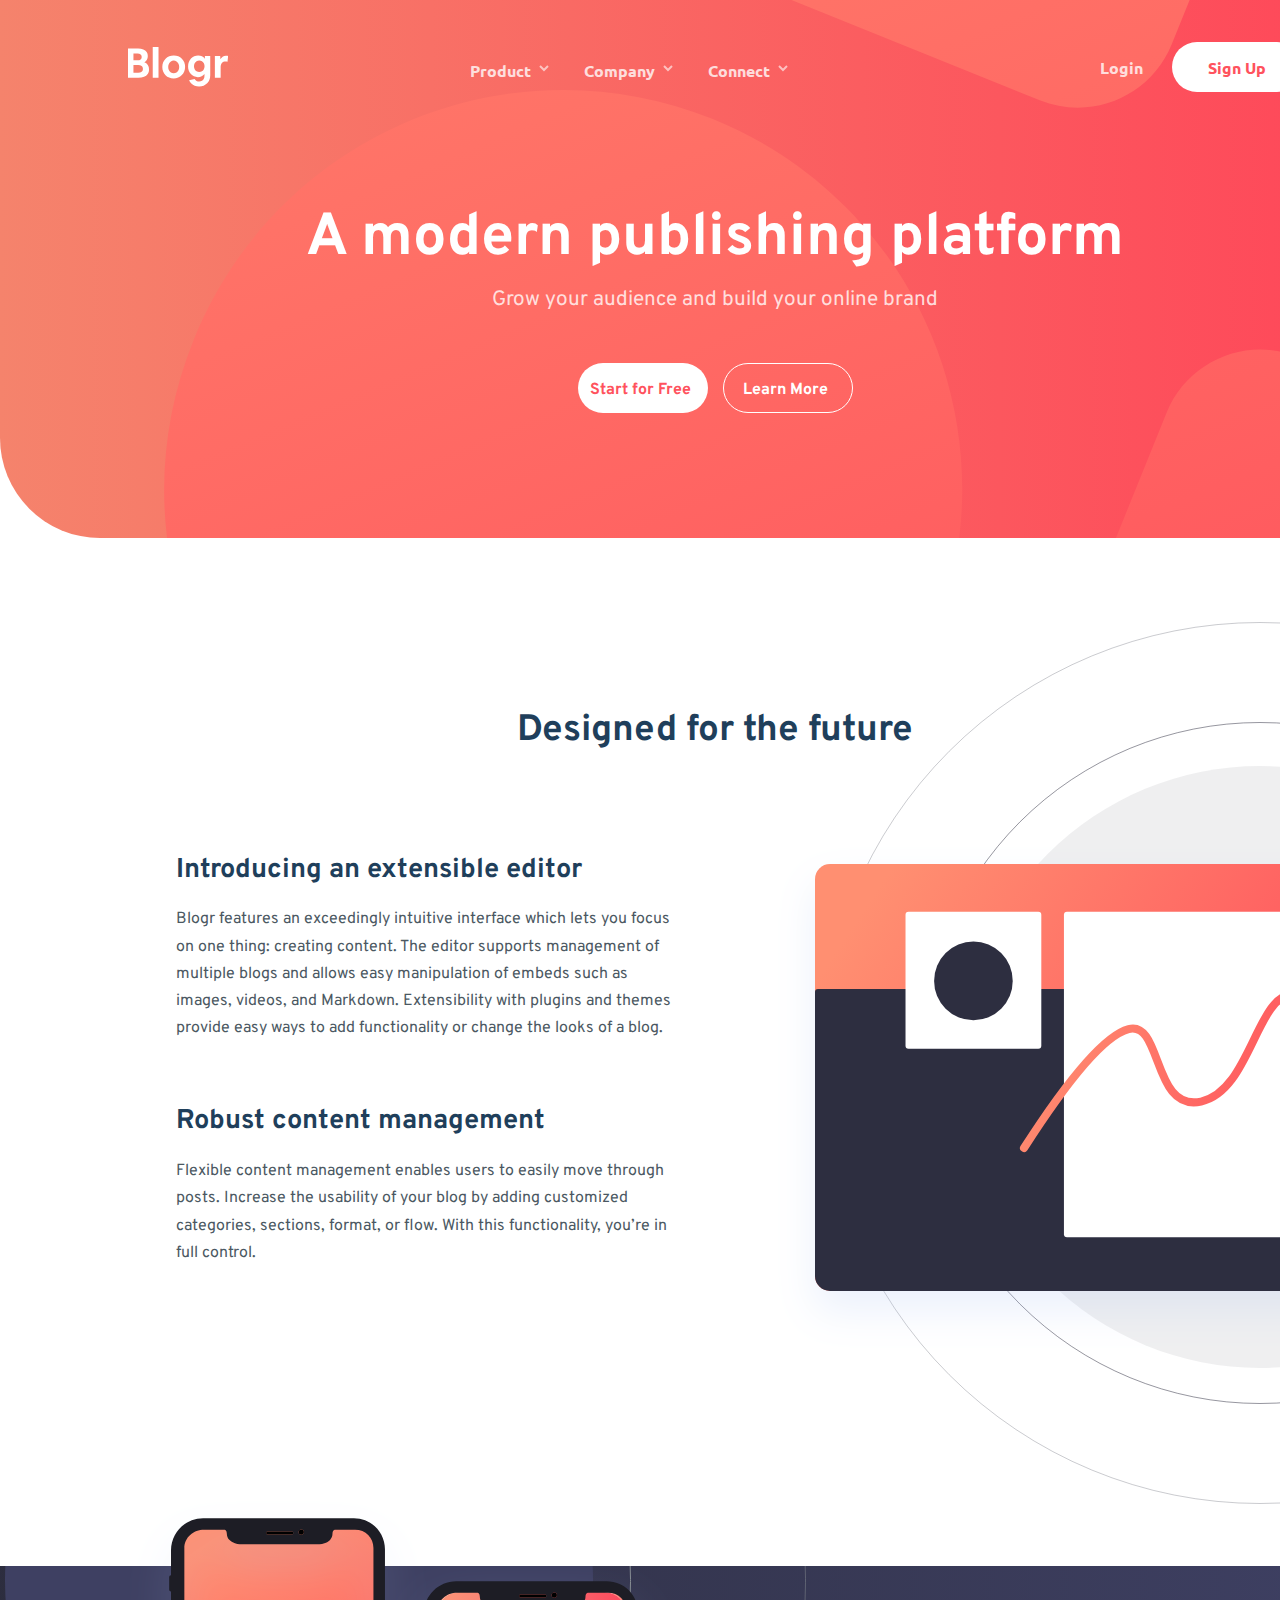
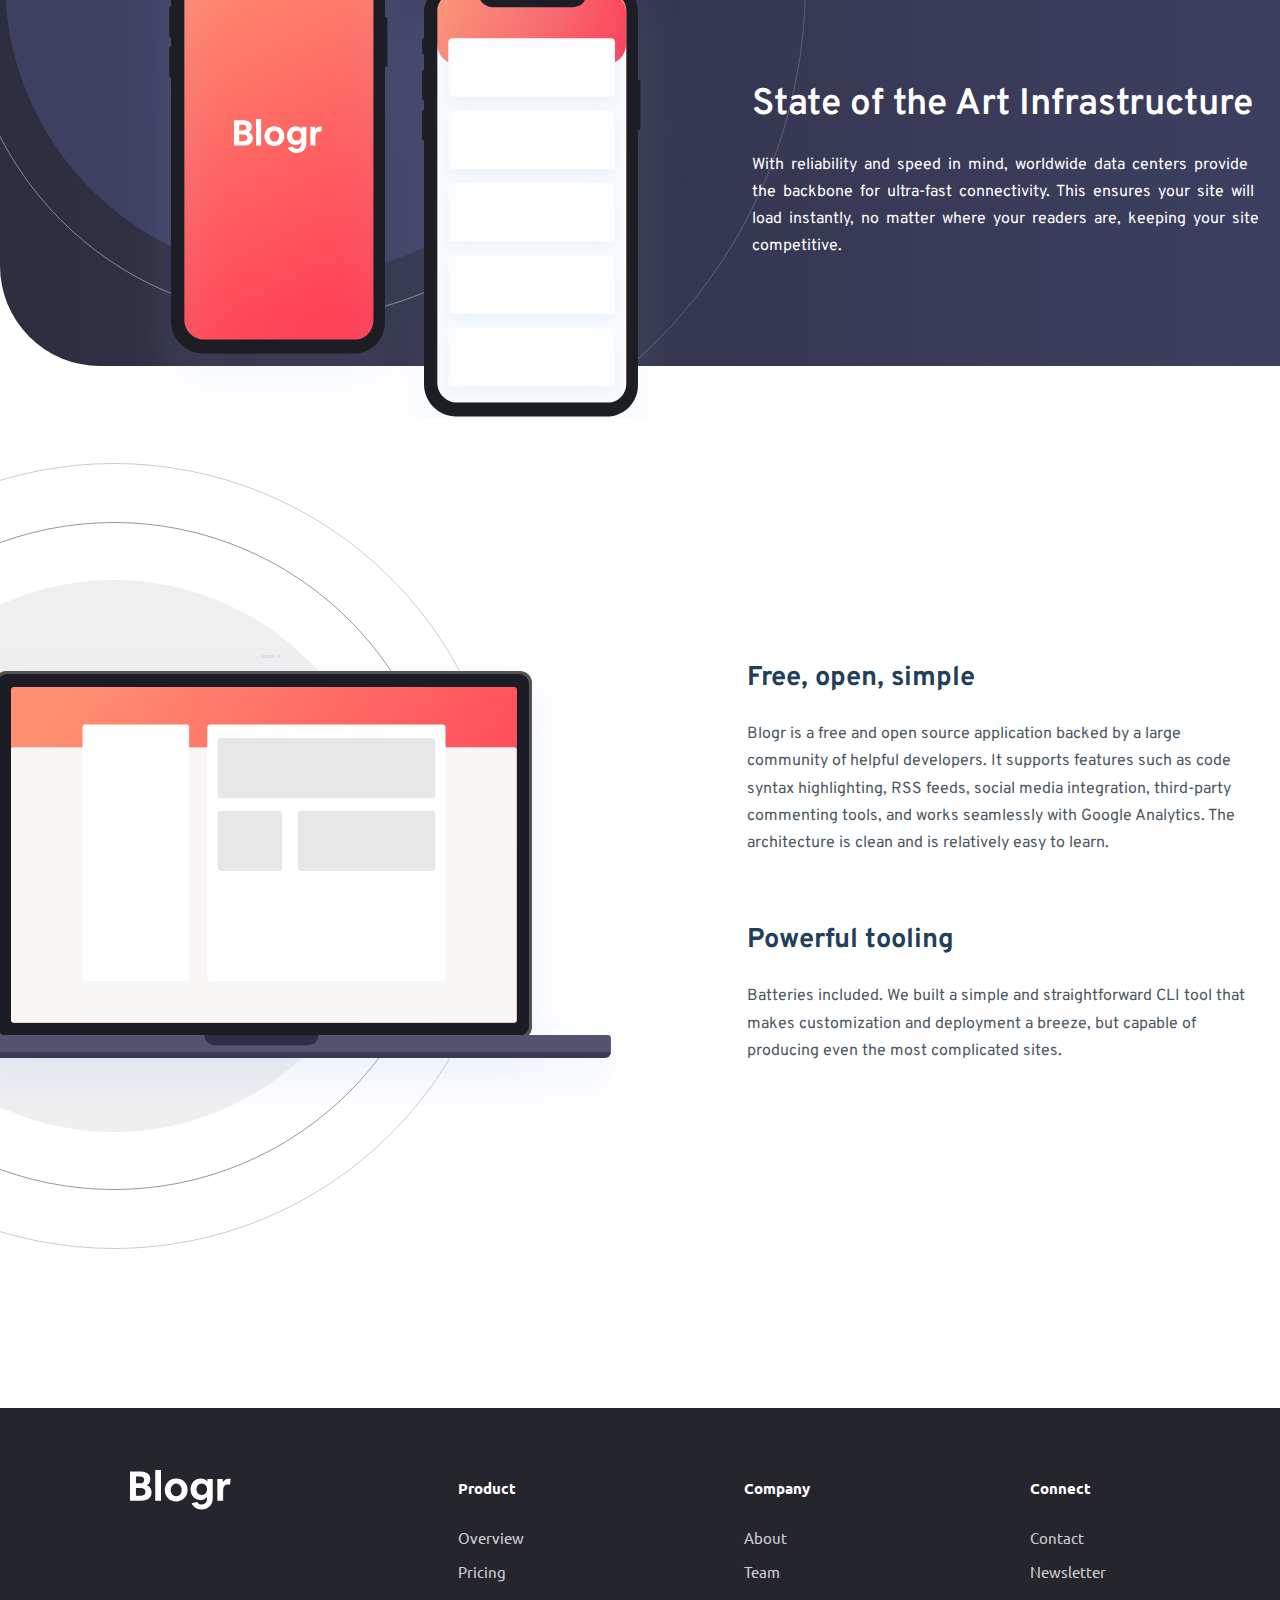
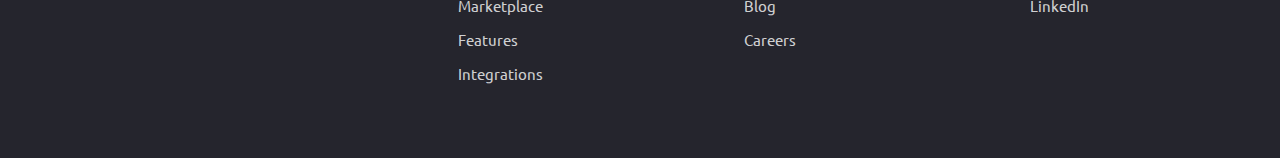
<file: Blogr-Landing-Page-Main/index.html>
<!DOCTYPE html>
<html lang="en">
<head>
  <meta charset="UTF-8">
  <meta name="viewport" content="width=device-width, initial-scale=1.0"> <!-- displays site properly based on user's device -->

  <link rel="icon" type="image/png" sizes="32x32" href="./images/favicon-32x32.png">
  <link rel="stylesheet" href="css/styles.css">
  <title>Frontend Mentor | [Blogr]</title>

</head>
<body>
  <div class="header-container">
      <header>
          <nav>
            <div class="header-logo"></div>
              <div id="header-menu" class="header-menu content1"></div>
                <div class="header-options-container">
                  <div class="header-option" id="header-option-0">Product
                    <div class="header-sub-option-main" id="header-sub-option-main-0" style="display: none;">
                      <div class="header-sub-option-container">
                        <div class="header-sub-option">Product Zero</div>
                        <div class="header-sub-option">Product One</div>
                        <div class="header-sub-option">Product X</div>
                      </div>
                    </div>
                    <div class="arrow-light rotate_0" id="arrow-light-0"></div>
                  </div>
                  <div class="header-option" id="header-option-1">Company
                    <div class="header-sub-option-main" id="header-sub-option-main-1" style="display: none;">
                      <div class="header-sub-option-container">
                        <div class="header-sub-option">Subsidiaries</div>
                        <div class="header-sub-option">Locations</div>
                      </div>
                    </div>
                    <div class="arrow-light rotate_0" id="arrow-light-1"></div>
                  </div>
                  <div class="header-option" id="header-option-2">Connect
                    <div class="header-sub-option-main" id="header-sub-option-main-2" style="display: none;">
                      <div class="header-sub-option-container">
                        <div class="header-sub-option">Contact</div>
                        <div class="header-sub-option">Newsletter</div>
                        <div class="header-sub-option">LinkedIn</div>
                      </div>
                    </div>
                    <div class="arrow-light rotate_0" id="arrow-light-2"></div>
                  </div>
                </div>
                <div class="btn-nav-container">
                  <button class="btn-nav btn-login">Login</button>
                  <button class="btn-nav btn-sign-up">Sign Up</button>
                </div>
            </nav>
          <div id="nav-mobile" class="nav-mobile">
            <div class="nav-mobile-option-container">
              <div id="nav-mobile-option-product" class="nav-mobile-option nav-mobile-option0 collapsible" onclick="rotate('nav-mobile-option-product')">Product
                 <div id="arrow-dark-0" class="arrow-dark rotate_0"></div>
              </div>
              <div class="nav-mobile-option-sub-container" style="display: block;">
                <div class="nav-mobile-option-container nav-mobile-option-sub-container-first">
                  <div class="nav-mobile-sub-option">Product Zero </div>
                </div>
                <div class="nav-mobile-option-container">
                  <div class="nav-mobile-sub-option">Product One </div>
                </div>
                <div class="nav-mobile-option-container">
                  <div class="nav-mobile-sub-option nav-mobile-option-sub-container-last">Product X </div>
                </div>
             </div>
            </div>
            <div class="nav-mobile-option-container">
              <div id="nav-mobile-option-company" class="nav-mobile-option nav-mobile-option1 collapsible" onclick="rotate('nav-mobile-option-company')">Company
                 <div id="arrow-dark-1" class="arrow-dark rotate_0"></div>
              </div>
              <div class="nav-mobile-option-sub-container" style="display: block;">
                <div class="nav-mobile-option-container nav-mobile-option-sub-container-first">
                  <div class="nav-mobile-sub-option">Subsidiaries </div>
                </div>
                <div class="nav-mobile-option-container">
                  <div class="nav-mobile-sub-option nav-mobile-option-sub-container-last">Locations </div>
                </div>
             </div>
            </div>
            <div class="nav-mobile-option-container">
                <div id="nav-mobile-option-connect" class="nav-mobile-option nav-mobile-option2 collapsible" onclick="rotate('nav-mobile-option-connect')">Connect
                  <div id="arrow-dark-2" class="arrow-dark rotate_0"></div>
                </div>
                <div class="nav-mobile-option-sub-container" style="display: block;">
                  <div class="nav-mobile-option-container nav-mobile-option-sub-container-first">
                    <div class="nav-mobile-sub-option">Contact </div>
                  </div>
                  <div class="nav-mobile-option-container">
                    <div class="nav-mobile-sub-option">Newsletter </div>
                  </div>
                  <div class="nav-mobile-option-container">
                    <div class="nav-mobile-sub-option nav-mobile-option-sub-container-last">LinkedIn </div>
                  </div>
               </div>
            </div>
            <div class="nav-mobile-option-container">
              <div class="nav-mobile-btn-container">
                <button class="btn-nav btn-login">Login</button>
                <button class="btn-nav btn-sign-up">Sign Up</button>
              </div>
            </div>
          </div>
          <div class="header-info-container">
              <h1 class="header-title">A modern publishing platform</h1>
              <p class="header-description">Grow your audience and build your online brand</p>
              <div class="header-description-btn-container">
                <button class="btn-header btn-start">Start for Free</button>
                <button class="btn-header btn-learn-more">Learn More</button>
              </div>
          </div>
      </header>
    </div>
    <main>
      <h2 class="main-title">Designed for the future</h2>
        <div class="main-text-container main-text-container-0">
            <h3 class="main-secondary-title secondary-title-0">Introducing an extensible editor</h3>
              <p class="main-paragraph main-paragraph-0">
                Blogr features an exceedingly intuitive interface which lets you focus on one thing: creating content. 
                The editor supports management of multiple blogs and allows easy manipulation of embeds such as images, 
                videos, and Markdown. Extensibility with plugins and themes provide easy ways to add functionality or 
                change the looks of a blog.
              </p>
            <h3 class="main-secondary-title secondary-title-1">Robust content management</h3>
            <p class="main-paragraph main-paragraph-1"> 
                Flexible content management enables users to easily move through posts. Increase the usability of your blog 
                by adding customized categories, sections, format, or flow. With this functionality, you’re in full control.
            </p>
          </div>
      <div class="main-illustration"></div>
      <div class="main-illustration-phone"></div>
      <div class="card-background">
        <div class="card-style"></div>
      </div>
            <div class="main-text-container-1">
              <h3 class="main-secondary-title secondary-title-2 secondary-title-dark">State of the Art Infrastructure</h3>
                <p class="main-paragraph main-paragraph-2 paragraph-dark">
                  With reliability and speed in mind, worldwide data centers provide the backbone for ultra-fast connectivity. 
                  This ensures your site will load instantly, no matter where your readers are, keeping your site competitive.
                </p>
            </div>
            <div class="card-background-1">
              <div class="main-illustration-laptop"></div>
            </div>
            <div class="main-text-container main-text-container-2">
              <h3 class="main-secondary-title secondary-title-3">Free, open, simple</h3>
                <p class="main-paragraph main-paragraph-3">
                  Blogr is a free and open source application backed by a large community of helpful developers. It supports 
                  features such as code syntax highlighting, RSS feeds, social media integration, third-party commenting tools, 
                  and works seamlessly with Google Analytics. The architecture is clean and is relatively easy to learn.
                </p>
              <h3 class="main-secondary-title secondary-title-4">Powerful tooling</h3>
              <p class="main-paragraph main-paragraph-4"> 
                Batteries included. We built a simple and straightforward CLI tool that makes customization and deployment a breeze, but
                capable of producing even the most complicated sites.
              </p>
            </div>
          </main>
    <footer>
      <div class="footer-logo"></div>
        <div class="footer-section footer-col-0">
          <span class="footer-title">Product</span>
          <span class="footer-option">Overview</span>
          <span class="footer-option">Pricing</span>
          <span class="footer-option">Marketplace</span>
          <span class="footer-option">Features</span>
          <span class="footer-option">Integrations</span>
        </div>
        <div class="footer-section footer-col-1">
          <span class="footer-title">Company</span>
          <span class="footer-option">About</span>
          <span class="footer-option">Team</span>
          <span class="footer-option">Blog</span>
          <span class="footer-option">Careers</span>
        </div>
        <div class="footer-section footer-col-2">
          <span class="footer-title">Connect</span>
          <span class="footer-option">Contact</span>
          <span class="footer-option">Newsletter</span>
          <span class="footer-option">LinkedIn</span>
        </div>
    </footer>
    <script
  src="https://code.jquery.com/jquery-3.6.0.min.js"
  integrity="sha256-/xUj+3OJU5yExlq6GSYGSHk7tPXikynS7ogEvDej/m4="
  crossorigin="anonymous"></script>
    <script src="./js/main.js"></script>
  </body>
</html>
</file>
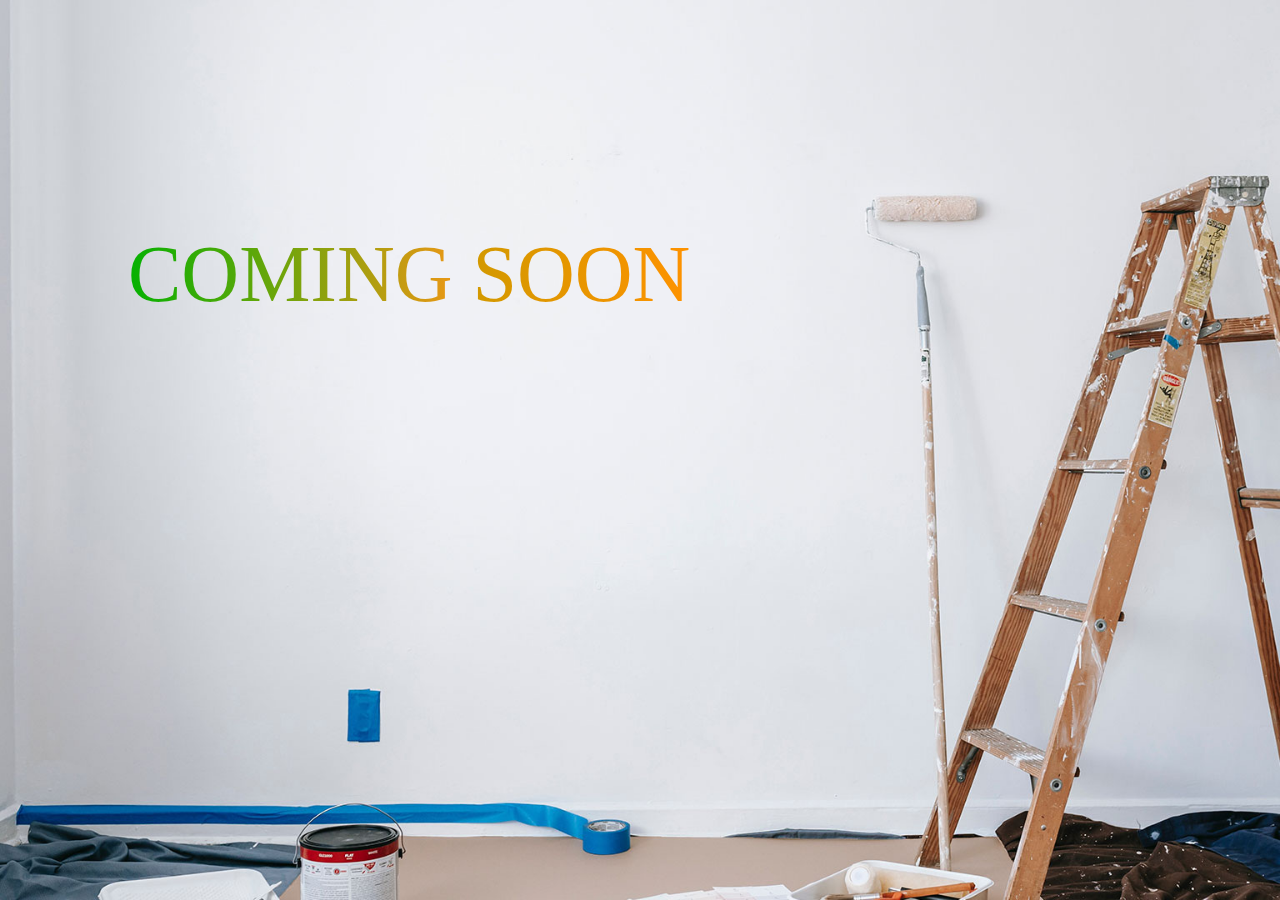
<file: edys_group/index.html>
<!DOCTYPE html>
<!--[if lt IE 7]>      <html class="no-js lt-ie9 lt-ie8 lt-ie7"> <![endif]-->
<!--[if IE 7]>         <html class="no-js lt-ie9 lt-ie8"> <![endif]-->
<!--[if IE 8]>         <html class="no-js lt-ie9"> <![endif]-->
<!--[if gt IE 8]>      <html class="no-js"> <!--<![endif]-->
<html>
  <head>
    <meta charset="utf-8" />
    <meta http-equiv="X-UA-Compatible" content="IE=edge" />
    <title></title>
    <meta name="description" content="" />
    <meta name="viewport" content="width=device-width, initial-scale=1" />
    <link rel="stylesheet" href="./css/styles.css" />
  </head>
  <body>
    <div class="background">
      <div class="logo-container">
        <div class="company-logo"></div>
      </div>
      <div class="desktop-text-container">
        <span class="main-text desktop-main-text-1">COMING </span>
        <span class="main-text desktop-main-text-2">SOON</span>
      </div>

      <div class="flex-container" style="display: none">
        <div class="text-container">
          <div class="main-text main-text-1">COMING</div>
          <div class="main-text main-text-2">SOON</div>
        </div>
      </div>
    </div>
    <script src="" async defer></script>
  </body>
</html>
</file>
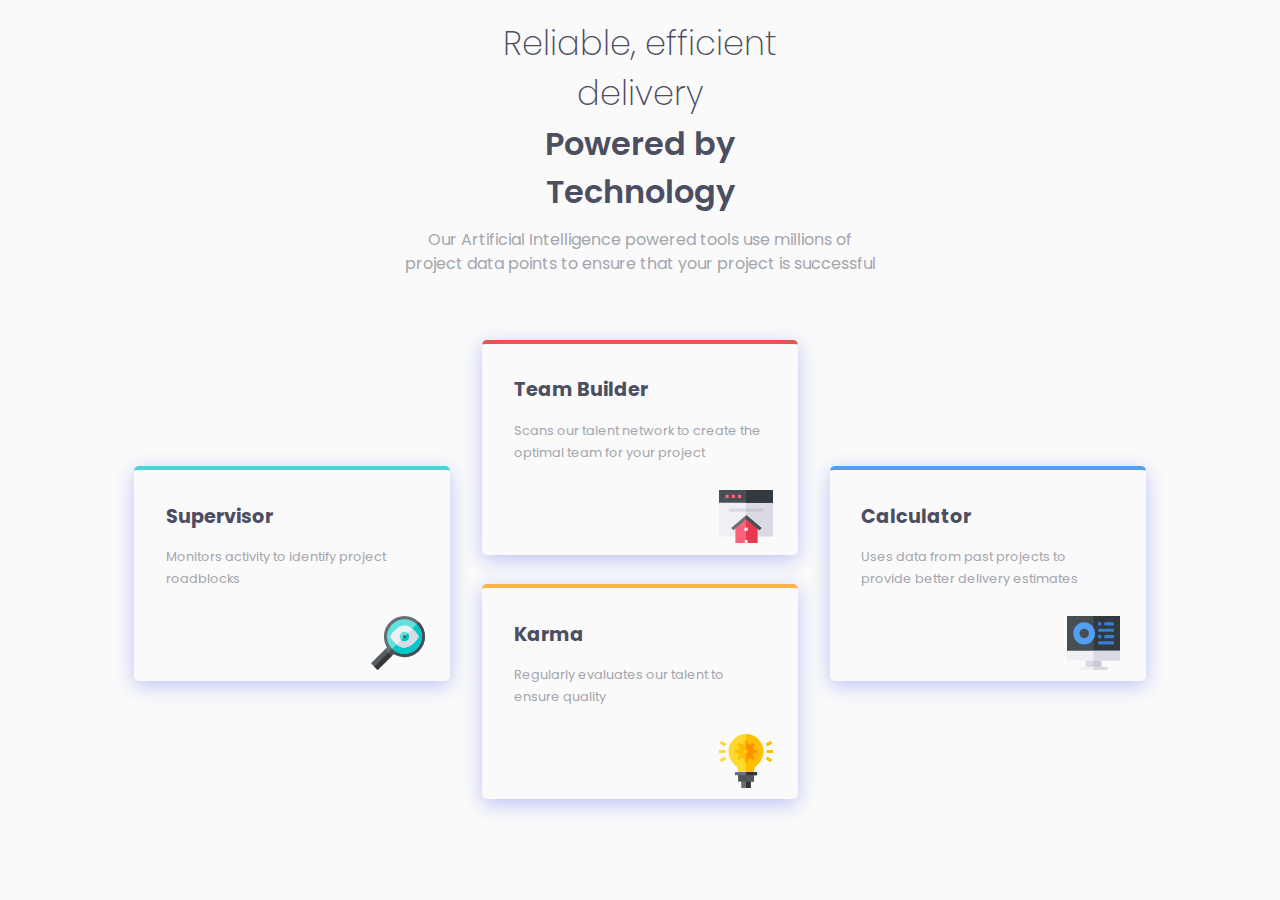
<file: Four-card-feature-section-master/index.html>
<!DOCTYPE html>
<html lang="en">
<head>
  <meta charset="UTF-8">
  <meta name="viewport" content="width=device-width, initial-scale=1.0"> <!-- displays site properly based on user's device -->
  <link rel="icon" type="image/png" sizes="32x32" href="./images/favicon-32x32.png">
  <link rel="stylesheet" href="css/styles.css">
  <link rel="preconnect" href="https://fonts.googleapis.com">
  <link rel="preconnect" href="https://fonts.gstatic.com" crossorigin>
  <link rel="preconnect" href="https://fonts.googleapis.com">
  <link rel="preconnect" href="https://fonts.gstatic.com" crossorigin>
  <link href="https://fonts.googleapis.com/css2?family=Poppins:wght@200;400;600&display=swap" rel="stylesheet">
  <title>Frontend Mentor | Four card feature section</title>
</head>
<body>
    <header>
    <h1 class="header">Reliable, efficient delivery</h1>
    <h2 class="header2">Powered by Technology</h2>
      <p class="header-text">Our Artificial Intelligence powered tools use millions of project data points 
        to ensure that your project is successful</p>
    </header>
    <main>
      <div class="container">
        <div class="card" id="card">
          <h2 class="card-title">Supervisor</h2>
          <p class="card-description">Monitors activity to identify project roadblocks</p>
          <img class="card-ilustration" src="images/icon-supervisor.svg" alt="Supervisor">
        </div>
        <div class="card" id="card1">
          <h2 class="card-title">Team Builder</h2>
          <p class="card-description">Scans our talent network to create the optimal team for your project</p>
          <img class="card-ilustration" src="images/icon-team-builder.svg" alt="Team Builder">
        </div>
        <div class="card" id="card2">
          <h2 class="card-title">Calculator</h2>
          <p class="card-description">Uses data from past projects to provide better delivery estimates</p>
          <img class="card-ilustration" src="images/icon-calculator.svg" alt="Calculator">
        </div>
        <div class="card" id="card3">
          <h2 class="card-title">Karma</h2>
          <p class="card-description">Regularly evaluates our talent to ensure quality</p>
          <img class="card-ilustration" src="images/icon-karma.svg" alt="Karma">
        </div>
        </div>
    </main>
 </body>
</html>
</file>
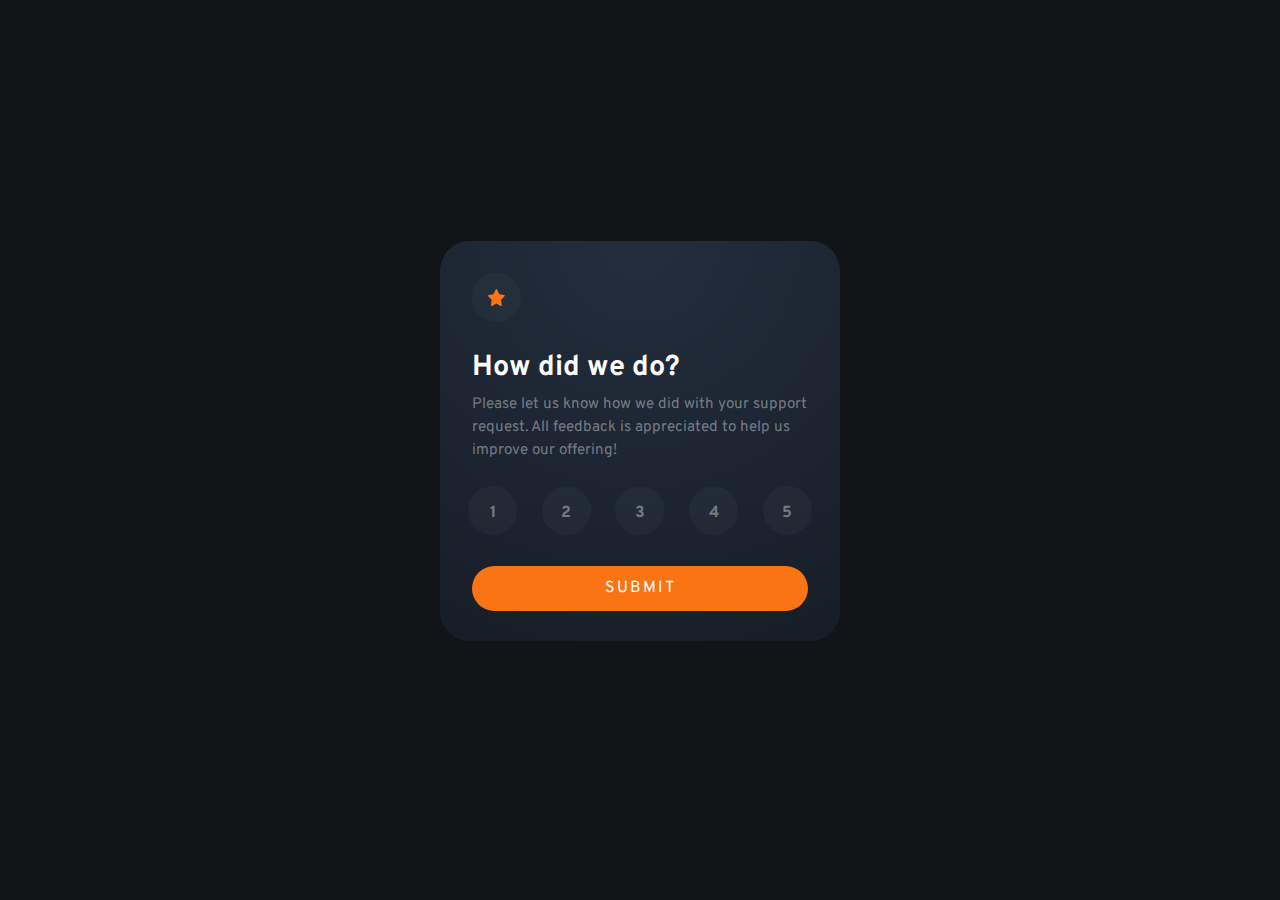
<file: Interactive-rating-component-main/index.html>
<!DOCTYPE html>
<html lang="en">
<head>
  <meta charset="UTF-8">
  <meta name="viewport" content="width=device-width, initial-scale=1.0"> <!-- displays site properly based on user's device -->

  <link rel="icon" type="image/png" sizes="32x32" href="./images/favicon-32x32.png">
  <link rel="stylesheet" href="css/styles.css">
  <title>Frontend Mentor | Interactive rating component</title>

  <!-- Feel free to remove these styles or customise in your own stylesheet 👍 -->
  <style>
    .attribution { font-size: 11px; text-align: center; }
    .attribution a { color: hsl(228, 45%, 44%); }
  </style>
</head>
<body>
    <main>
        <div class="card-container">
            <div class="card" id="card-0">
              <div class="badge-container">
                <div class="badge-icon"></div>
              </div>
              <div class="title">
                How did we do?
              </div>
              <div class="description">
                Please let us know how we did with your support request. All feedback is appreciated 
                    to help us improve our offering!
              </div>
              <div class="rating-container">
                <a href="#" class="rating" onclick="option('1')"><div >1</div></a> 
                <a href="#" class="rating" onclick="option('2')"><div >2</div></a>
                <a href="#" class="rating" onclick="option('3')"><div >3</div></a>
                <a href="#" class="rating" onclick="option('4')"><div >4</div></a>
                <a href="#" class="rating" onclick="option('5')"><div >5</div></a>
              </div>
              <div class="submit-container">
                <input type="submit" id="btn-submit" value="SUBMIT" onclick="submit()">
              </div>
            </div>

            <div class="card" id="card-1" >
              <div class="illustration-container">
                <div class="illustration"></div>
              </div>
              <div class="message-container">
                <div class="message">
                 <p id="message">You selected n out of 5</p>
                </div> 
              </div>
              <div class="title submitted"><p>Thank you!</p></div>
              <div id="submitted-description" class="description">
                <p>We appreciate you taking the time to give a rating. If you ever need more support, 
                don’t hesitate to get in touch!</p>
              </div>
            </div>
        </div>
    </main>
</body>
</html>
<script src="./js/main.js"></script>
</file>
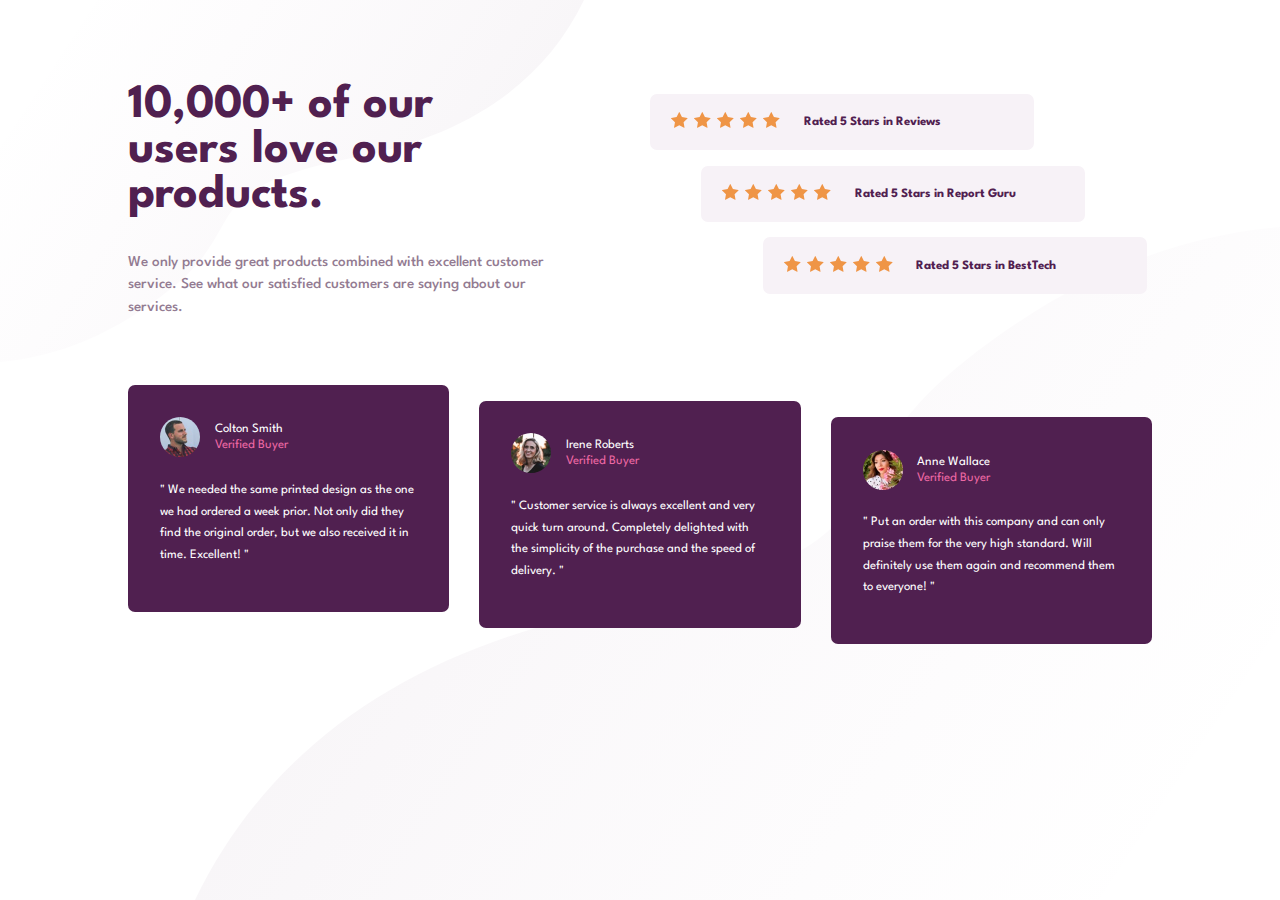
<file: Social-proof-section-challenge-hub/index.html>
<!DOCTYPE html>
<html lang="en">
  <head>
    <meta charset="UTF-8" />
    <meta name="viewport" content="width=device-width, initial-scale=1.0" />
    <!-- displays site properly based on user's device -->
    <link rel="icon" type="image/png" sizes="32x32" href="./images/favicon-32x32.png"/>
    <link rel="stylesheet" href="css/styles.css">
    <link rel="preconnect" href="https://fonts.googleapis.com">
    <link rel="preconnect" href="https://fonts.gstatic.com" crossorigin>
    <link href="https://fonts.googleapis.com/css2?family=Spartan:wght@400;500;700&display=swap" rel="stylesheet">
    <title>Frontend Mentor | Social proof section</title>
  </head>
  <body>
    <main>
      <div class="flex-container">
        <div class="header-container">
            <div class="header-text">
              <h1 class="header-title">10,000+ of our users love our products.</h1>
              <p class="header-description">We only provide great products combined with excellent customer service.
                See what our satisfied customers are saying about our services.</p>
            </div>
          <div class="review-container">
            <div class="review-mini-card review-mini-card-0">
              <div class="rate-container">
                <div class="star"></div>
                <div class="star"></div>
                <div class="star"></div>
                <div class="star"></div>
                <div class="star"></div>
              </div>
              <div class="review">
                Rated 5 Stars in Reviews
              </div>
            </div>
            <div class="review-mini-card review-mini-card-1">
              <div class="rate-container">
                <div class="star"></div>
                <div class="star"></div>
                <div class="star"></div>
                <div class="star"></div>
                <div class="star"></div>
              </div>
              <div class="review">
                Rated 5 Stars in Report Guru
              </div>
            </div>
            <div class="review-mini-card review-mini-card-2">
              <div class="rate-container">
                <div class="star"></div>
                <div class="star"></div>
                <div class="star"></div>
                <div class="star"></div>
                <div class="star"></div>
              </div>
              <div class="review">
                Rated 5 Stars in BestTech
              </div>
            </div>
          </div>
        </div>
        <div class="testimonials">
          <div class="testimonials-container">
            <div class="comment-card comment-card-0">
              <div class="profile">              
                <img class="profile-picture" src="/Social-proof-section-challenge-hub/images/image-colton.jpg" alt="">
                <div class="profile-info">
                  <div class="profile-name">Colton Smith</div>
                  <div class="profile-buyer-status">Verified Buyer</div>
                </div>
              </div>
              <div class="comment">
                <p>" We needed the same printed design as the one we had ordered a week prior.
                  Not only did they find the original order, but we also received it in time.
                  Excellent! "</p>
              </div>
            </div>
            <div class="comment-card comment-card-1">
              <div class="profile">              
                <img class="profile-picture" src="/Social-proof-section-challenge-hub/images/image-irene.jpg" alt="">
                <div class="profile-info">
                  <div class="profile-name">Irene Roberts</div>
                  <div class="profile-buyer-status">Verified Buyer</div>
                </div>
              </div>
              <div class="comment">
                <p>" Customer service is always excellent and very quick turn around. Completely
                  delighted with the simplicity of the purchase and the speed of delivery. "</p>
              </div>
            </div>
            <div class="comment-card comment-card-2">
              <div class="profile">              
                <img class="profile-picture" src="/Social-proof-section-challenge-hub/images/image-anne.jpg" alt="">
                <div class="profile-info">
                  <div class="profile-name">Anne Wallace</div>
                  <div class="profile-buyer-status">Verified Buyer</div>
                </div>
              </div>
              <div class="comment">
                <p>" Put an order with this company and can only praise them for the very high
                  standard. Will definitely use them again and recommend them to everyone! "</p>
              </div>
            </div>
          </div>
          
        </div>
      </div>
  </main>
   
  </body>
</html>
</file>
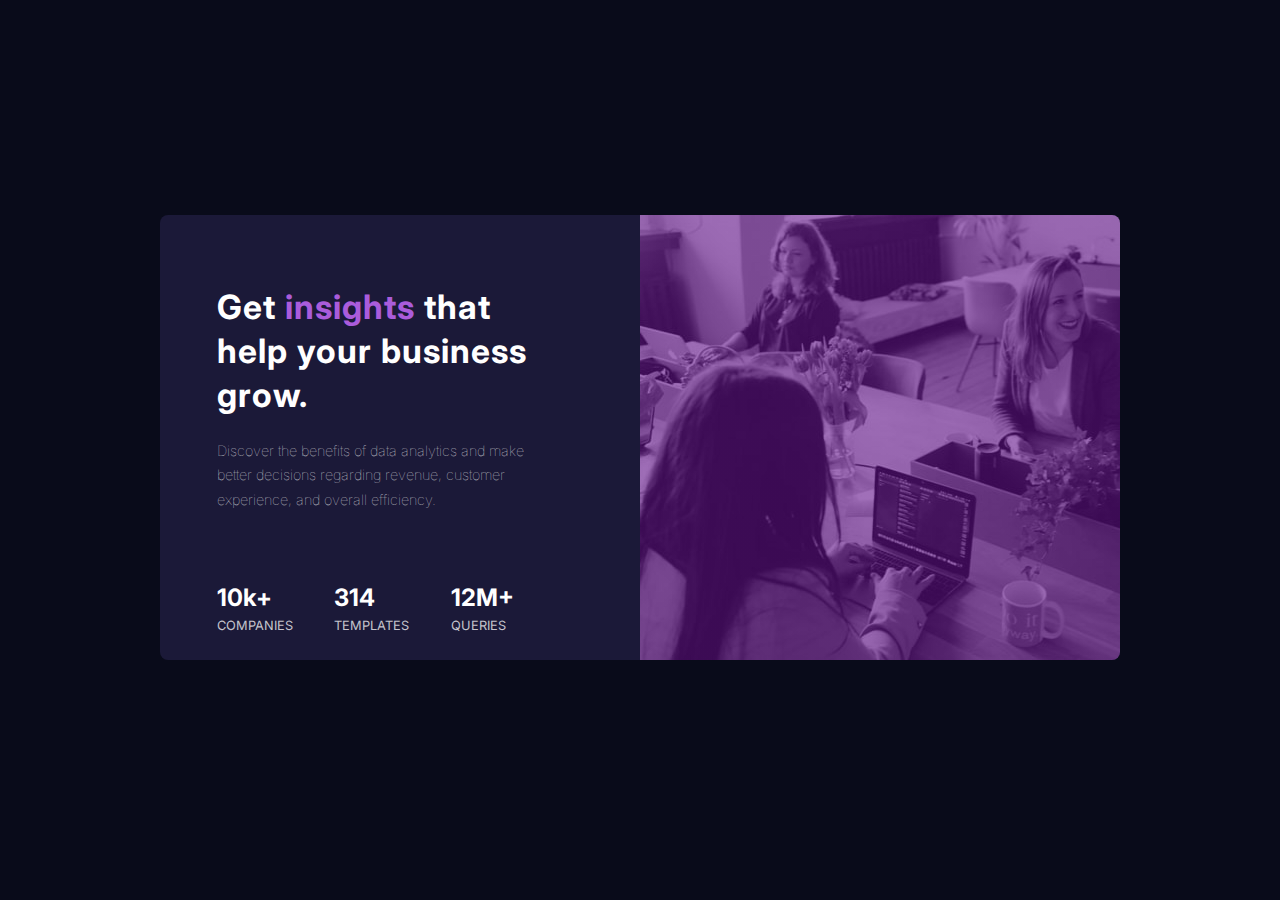
<file: Stats-Preview-Card-Component-Main/index.html>
<!DOCTYPE html>
<html lang="en">
<head>
  <meta charset="UTF-8">
  <meta name="viewport" content="width=device-width, initial-scale=1.0"> <!-- displays site properly based on user's device -->

  <link rel="icon" type="image/png" sizes="32x32" href="./images/favicon-32x32.png">
  <link rel="stylesheet" href="css/styles.css">
  <link rel="preconnect" href="https://fonts.googleapis.com">
<link rel="preconnect" href="https://fonts.gstatic.com" crossorigin>
<link href="https://fonts.googleapis.com/css2?family=Inter:wght@400;700&family=Lexend+Deca&display=swap" rel="stylesheet">
  <title>Frontend Mentor | Stats preview card component</title>
</head>
<body>
    <main>
    <div class="flex-container">
      <div class="container">
        <div class="text">
          <h1 class="title">Get <span class="text-accent">insights</span> that help your business grow.</h1>
          <p class="description">Discover the benefits of data analytics and make better decisions
            regarding revenue, customer experience, and overall efficiency.</p>
            <div class="stats-container">
              <div class="stats">
                10k+ <br><span class="stats-description">COMPANIES</span> 
              </div>
              <div class="stats">
                314 <br><span class="stats-description">TEMPLATES</span>             
              </div>
              <div class="stats">
                12M+ <br><span class="stats-description">QUERIES</span> 
              </div>
            </div>
        </div>
          <div class="ilustration"></div> 
      </div>
    </div>
    </main>
  
</body>
</html>
</file>
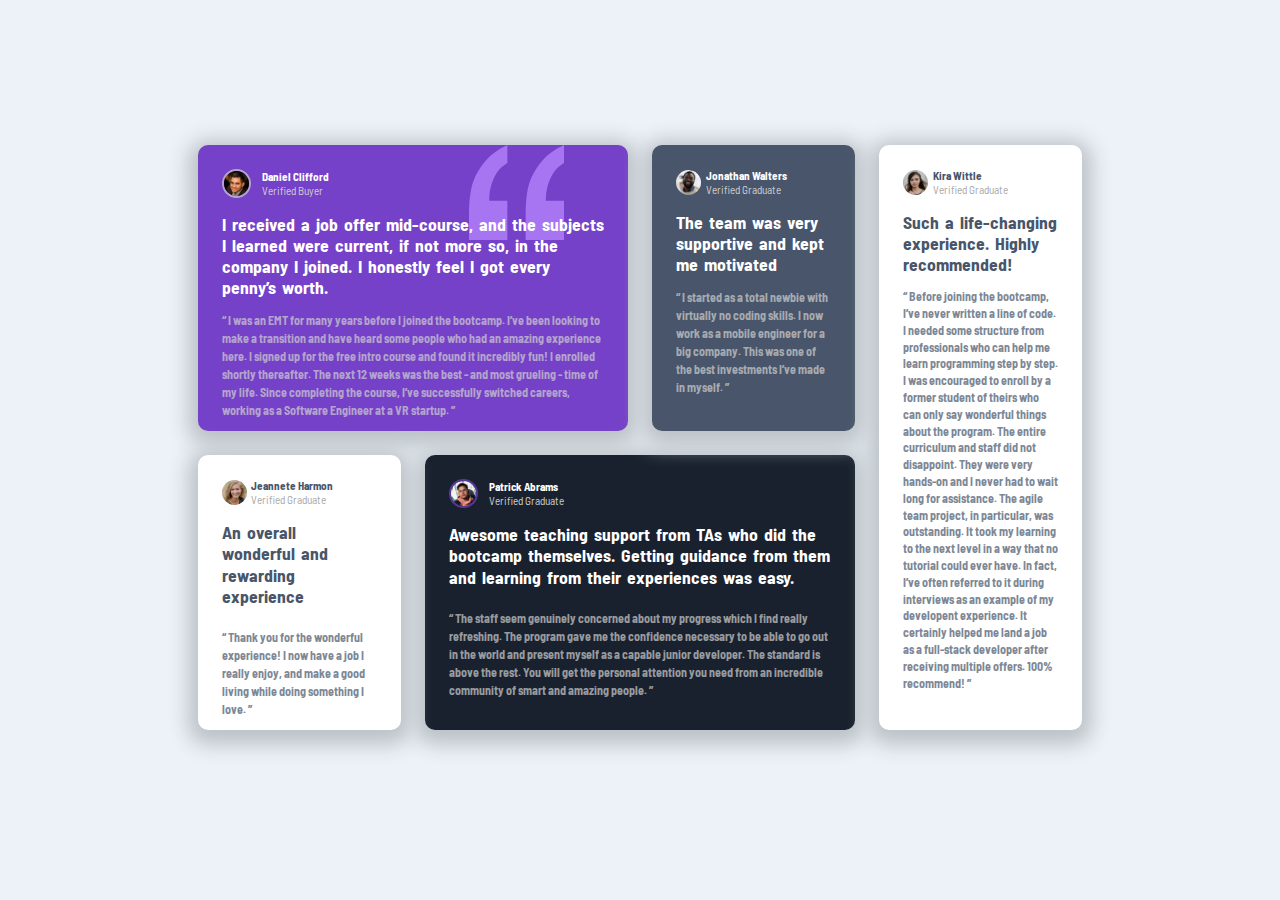
<file: Testimonials-grid-section-challenge-hub/index.html>
<!DOCTYPE html>
<html lang="en">
<head>
  <meta charset="UTF-8">
  <meta name="viewport" content="width=device-width, initial-scale=1.0"> <!-- displays site properly based on user's device -->

  <link rel="icon" type="image/png" sizes="32x32" href="./images/favicon-32x32.png">
  <link rel="stylesheet" href="css/styles.css">
  <title>Frontend Mentor | [Challenge Name Here]</title>

</head>
<body>
 <main>
  <div class="flex-container">
    <div class="grid-cards-container">
      <div class="grid-cards grid-cards-1x2 grid-cards-0">
        <div class="profile">              
          <img class="profile-picture" id="profile-picture-0" src="./images/image-daniel.jpg" alt="">
          <div class="profile-info">
            <div class="profile-name">Daniel Clifford</div>
            <div class="profile-buyer-status">Verified Buyer</div>
          </div>
        </div>
        <div class="comment">
          <div class="comment-title">I received a job offer mid-course, and the subjects I learned were current, if not more so, 
            in the company I joined. I honestly feel I got every penny’s worth.</div>
          <p class="comment-review comment-review-0">“ I was an EMT for many years before I joined the bootcamp. I’ve been looking to make a 
            transition and have heard some people who had an amazing experience here. I signed up 
            for the free intro course and found it incredibly fun! I enrolled shortly thereafter. 
            The next 12 weeks was the best - and most grueling - time of my life. Since completing 
            the course, I’ve successfully switched careers, working as a Software Engineer at a VR startup. ”
          </p>
        </div>
      </div>





      <div class="grid-cards grid-cards-1x2 grid-cards-1">
        <div class="profile">              
          <img class="profile-picture" id="profile-picture-1" src="./images/image-patrick.jpg" alt="">
          <div class="profile-info">
            <div class="profile-name">Patrick Abrams</div>
            <div class="profile-buyer-status">Verified Graduate</div>
          </div>
        </div>
        <div class="comment">
          <div class="comment-title">Awesome teaching support from TAs who did the bootcamp themselves. Getting guidance from them and 
            learning from their experiences was easy.</div>
          <div class="comment-review comment-review-1">“ The staff seem genuinely concerned about my progress which I find really refreshing. The program 
            gave me the confidence necessary to be able to go out in the world and present myself as a capable 
            junior developer. The standard is above the rest. You will get the personal attention you need from 
            an incredible community of smart and amazing people. ”
          </div>
        </div>
      </div>


      <div class="grid-cards grid-cards-1x1 grid-cards-2">
        <div class="profile">              
          <img class="profile-picture" src="./images/image-jonathan.jpg" alt="">
          <div class="profile-info">
            <div class="profile-name">Jonathan Walters</div>
            <div class="profile-buyer-status">Verified Graduate</div>
          </div>
        </div>
        <div class="comment">
          <div class="comment-title">The team was very supportive and kept me motivated</div>
          <div class="comment-review comment-review-2">“ I started as a total newbie with virtually no coding skills. I now work as a mobile engineer 
            for a big company. This was one of the best investments I’ve made in myself. ”
          </div>
        </div>
      </div>
      <div class="grid-cards grid-cards-2x1 grid-cards-3">
        <div class="profile">              
          <img class="profile-picture" src="./images/image-kira.jpg" alt="">
          <div class="profile-info">
            <div class="profile-name grid-cards-light-user">Kira Wittle</div>
            <div class="profile-buyer-status grid-cards-light-user-status">Verified Graduate</div>
          </div>
        </div>
        <div class="comment">
          <div class="comment-title comment-title-3 grid-cards-light-comment">Such a life-changing experience. Highly recommended!</div>
          <div class="comment-review comment-review-3 grid-cards-light-comment">“ Before joining the bootcamp, I’ve never written a line of code. I needed some structure from 
            professionals who can help me learn programming step by step. I was encouraged to enroll by a former 
            student of theirs who can only say wonderful things about the program. The entire curriculum and staff 
            did not disappoint. They were very hands-on and I never had to wait long for assistance. The agile team 
            project, in particular, was outstanding. It took my learning to the next level in a way that no tutorial 
            could ever have. In fact, I’ve often referred to it during interviews as an example of my developent 
            experience. It certainly helped me land a job as a full-stack developer after receiving multiple offers. 
            100% recommend! ”          
          </div>
        </div>
      </div>
      <div class="grid-cards grid-cards-1x1 grid-cards-4">
        <div class="profile">              
          <img class="profile-picture" src="./images/image-jeanette.jpg" alt="">
          <div class="profile-info">
            <div class="profile-name grid-cards-light-user">Jeannete Harmon</div>
            <div class="profile-buyer-status grid-cards-light-user-status">Verified Graduate</div>
          </div>
        </div>
        <div class="comment">
          <div class="comment-title comment-title-4 grid-cards-light-comment">An overall wonderful and rewarding experience</div>
          <p class="comment-review comment-review-4 grid-cards-light-comment">“ Thank you for the wonderful experience! I now have a job I really enjoy, and make a good living 
            while doing something I love. ”
          </p>
        </div>
      </div>



    </div>






  </div>

 </main>

</body>
</html>
</file>
<file: Blogr-Landing-Page-Main/css/styles.css>
@import url('https://fonts.googleapis.com/css2?family=Overpass:wght@300;600&family=Ubuntu:wght@400;500;700&display=swap');
:root{
    --header-text: hsla(0, 0%, 100%, 0.8);
    --accent: hsl(356, 100%, 66%);
    --header-title: #FFFF;
    --main-title: hsl(208, 49%, 24%);
    --main-text: hsl(207, 13%, 34%);
    --footer-background: hsl(240, 10%, 16%);
}
body{
    font-family: 'Overpass', 'Ubuntu', sans-serif;
    margin: 0;
    min-width: fit-content;
    /*max-width: 100%;*/
    overflow-x: hidden;
  
}
button {
    cursor:pointer;
}
.header-container{
    background: linear-gradient(90deg, rgba(245,131,108,1) 0%, rgba(255,68,88,1) 100%);
    border-bottom-left-radius: 100px;
    display: grid;
    grid-template-columns: 1fr 1fr;
    grid-template-rows: 1fr;
    margin: auto;
    max-height: fit-content;
    max-width: fit-content;
    width: 100px;
    min-width: 100%;
    min-height: 100%;
}
.header-logo{
    background-image: url('../images/logo.svg');
    background-repeat: no-repeat;
    background-position: 50% 50%;
    height: 70px;
    margin: auto 70px auto 0;
    width: 100px;
}
.header-menu{
    display: none;
}
header{
    background-image: url('../images/bg-pattern-intro-desktop.svg');
    background-position: 24.6% 51.5%;
    background-size: 225%;
    grid-row: 1 / 2;
    grid-column: 1 / 3;
    height: 69vh;
    max-height: 538px;
    margin: auto;
    width: 100%;
}
nav{
    align-items: center;
    display: grid;
    font-family: 'Ubuntu';
    grid-template-columns: repeat(3, 1fr);
    margin: 2rem 8rem;
    position: relative;
}
#arrow-light-0{

}
.rotate{
    -moz-transition: all 0.2s ease;
    -webkit-transition: all 0.2s ease;
    transition: all 0.2s ease;
}

.rotate.down{
    -moz-transform:rotate(90deg);
    -webkit-transform:rotate(90deg);
    transform:rotate(90deg);
}
.rotate_180{
    transform: rotate(0.5turn);
}
.rotate_0{
    transform: rotate(0deg);
}
.header-option:hover{
    color: #FFFF;
    cursor: pointer;
    text-decoration: underline;
    font-weight: bold;
}
.header-sub-option-main{
    border-radius: 5px;
    background-color:  #FFFF;
    color: var(--main-title);
    font-family: 'Overpass';
    height: fit-content;
    position: absolute;
    top: 70px;
    margin-left: -30px;
    width: 160px;
}
.header-sub-option-container{
    -webkit-box-shadow: 0px 0px 12px -3px rgba(0,0,0,0.92); 
    box-shadow: 0px 2px 12px -3px rgba(0,0,0,0.92);
    display: flex;
    flex-direction: column;
    gap: 15px;
    padding: 30px 20px 30px 20px;
}
.header-sub-option{
    cursor:pointer;
    font-weight: 400;
}
.header-sub-option:hover{
    font-weight: bold;
}
.nav-mobile{
    display: none;
}
.btn-nav-container{
    display: flex;
    flex-direction: row;
}
.btn-login{
    background: transparent;
    border: none;
    border-radius: 30px;
    color: var(--header-text);
    font-family: 'Ubuntu';
    font-size: 1rem;
    font-weight: 700 ;
    padding: 10px;
    width: 100px;
}
.btn-sign-up{
    background: #FFFF;
    border: none;
    border-radius: 30px;
    color: var(--accent);
    font-family: 'Ubuntu';
    font-size: 1rem;
    font-weight: 700;
    padding: 10px;
    height: 50px;
    width: 130px;
}
.btn-sign-up:hover{
    animation-name: btn-sign-up;
    animation-duration: 0.5s;
    animation-fill-mode: forwards;
}
@keyframes btn-sign-up {
    0%{
        background-color: #FFFF;
    }
    100%{
        background-color: hsl(355, 100%, 74%);
        color: #FFFF;
    }
}
.header-options-container{
    display: flex;
    flex-direction: row;
    margin-left: 1.7rem;
    max-width: 285px;
    max-height: 15px;
}
.header-option{
    color: var(--header-text);
    display: flex;
    flex-direction: row;
    font-weight: 700;
}
.arrow-light{
    background-image: url('../images/icon-arrow-light.svg');
    background-position: 50% 45%;
    background-repeat: no-repeat;
    height: 20px;
    margin: auto 30px auto 3px;
    width: 20px;
}
.btn-nav-container{
    grid-column: 6 / 7;
}
.header-info-container{
    grid-row: 2 / 3;
    grid-column: 1 / 3;
    margin-top: 7%;
    text-align: center;
}
.header-title{
    color: var(--header-title);
    font-size: 3.7rem;
    font-weight: 700;
    margin: auto;
}
.header-description{
    color: var(--header-text);
    font-size: 1.3rem;
    margin-top: 10px;
}
.header-description-btn-container{
    align-items: center;
    display: flex;
    flex: row;
    gap: 15px;
    justify-content: center;
    margin-top: 50px;
}
.btn-header{
    background: #FFFF;
    border: none;
    border-radius: 30px;
    color: var(--accent);
    font-family: 'Overpass';
    font-size: 1rem;
    font-weight: 700;
    padding: 14px 10px 10px 5px;
    height: 50px;
    width: 130px;
}
.btn-header:hover{
    animation-name: btn-header;
    animation-duration: 0.5s;
    animation-fill-mode: forwards;
}
@keyframes btn-header {
    0%{
    background-color: #FFFF;
    }
    100%{
        background-color: hsl(355, 100%, 74%);
        color: #FFFF;
    }
}
.btn-learn-more{
    background: transparent;
    border: solid 1px #FFFF;
    border-radius: 30px;
    color: #FFFF;
    font-family: 'Overpass';
    font-size: 1rem;
    font-weight: 700;
    padding: 14px 10px 10px 5px;
    height: 50px;
    width: 130px;
}
.btn-learn-more:hover{
    animation-name: btn-learn-more;
    animation-duration: 0.5s;
    animation-fill-mode: forwards;
}
@keyframes btn-learn-more {
    0%{
    background: transparent;
    }
    100%{
        background-color: #FFFF;
        color: hsl(355, 100%, 74%);
    }
}
.main-title{
    color: var(--main-title);
    font-size: 2.3rem;
    font-weight: 700;
    margin-top: 170px;
    margin-left: auto;
    margin-right: auto;
    grid-column: 1 / 3;
    text-align: center;
    width: 500px;
}
main{
    display: grid;
    grid-template-columns: repeat(2, 1fr);
    grid-template-rows:  300px 480px 180px 520px 740px 250px;
}
.main-secondary-title{
    color: var(--main-title);
    font-size: 1.7rem;
    grid-column: 1 / 3;
    grid-row: 1 / 2;
    margin: auto;
    margin-left: 0;
}
.main-text-container{
    bottom: 35px;
    display: flex;
    flex-direction: column;
    flex-wrap: nowrap;
    color: var(--main-text);
    grid-column: 1 / 2;
    grid-row: 2 / 3;
    font-weight: 400;
    line-height: 1.7;
    margin-left: 11rem;
    margin-right: 2rem;
    min-width: 507px;
    position: relative;
    text-align: left;
    z-index: 2;
}
.main-paragraph{
    font-size: 1rem;
    margin-top: -30px;
}
.main-paragraph-1{
    margin-right: 0.5rem;
}
.secondary-title-1{
    margin-top: 2.5rem;
}
.secondary-title-2{
    margin-top: 11rem !important;
    margin-bottom: 0 !important;
    font-size: 2.3rem;
    font-weight: 600;
    width: auto;
}
.secondary-title-dark{
    color: #FFFF;
}
.main-paragraph-2{
    margin-top: 15px !important;
    font-weight: 400;
    position: relative;
    word-spacing: 3px;
}
.main-illustration{
   /* background-image: url('../images/illustration-editor-desktop.svg');*/
    /*overflow: visible;
    background-repeat: no-repeat;
    background-position: 50% 50%;
    background-size: 42%;*/
    background-image: url('../images/illustration-editor-desktop.svg');
    background-repeat: no-repeat;
    display: block;
    grid-column: 2 / 3;
    grid-row: 2 / 3;
    bottom: 45%;
    /*left: 60px;*/
    height: 900px;
    position: relative;
    transform: translate(60px, 0%);
    width: 648px;
    z-index: 0;
   /* left: 25%;
    top: 40%;
	margin-left: -50vw;
	margin-right: -50vw;
	margin-top: -60vh;
    max-height: 950px;
    max-width: 2154px;
	position: relative;*/
}
.main-illustration-phone{
    background-image: url('../images/illustration-phones.svg');
    background-repeat: no-repeat;
    grid-column: 1 / 2;
    grid-row: 4 / 5;
    /*margin-left: 8rem;*/
    margin-right: 0;
    left: 18%;
    position: relative;
    z-index: 2;
}
.main-text-container-1{
    display: flex;
    flex-direction: column;
    flex-wrap: nowrap;
    color: #FFFF;
    grid-column: 2 / 3;
    grid-row: 4 / 5;
    font-weight: 400;
    line-height: 1.7;
    margin-right: 10rem;
    margin-left: 2.3rem !important;
    max-width: 515px;
    text-align: left;
    z-index: 2;
}
.card-background{
    background: linear-gradient(90deg, hsl(237, 17%, 21%) 0%, hsl(237, 23%, 32%) 100%);
    border-bottom-left-radius: 100px;
    border-top-right-radius: 100px;
    grid-column: 1 / 3;
    grid-row: 4 / 5;
    margin-top: 68px;
    height: 400px;
    max-height: 400px;
    width: 100%;
    z-index: 0;
}
.card-style{
    background-image: url('../images/bg-pattern-circles.svg');
    background-repeat: no-repeat;
    background-position: -50% 80%;
    grid-column: 1 / 3;
    height: 100%;
    transform: scaleX(1.0);
    z-index: 1;
}
.card-background-1{
    grid-column: 1 / 3;
    grid-row: 5 / 6;
    margin-top: 45px; 
    height: 786px;
    max-height: 786px;
    width: 100%;
    z-index: 0;
}
.main-illustration-laptop{
    background-image: url('../images/illustration-laptop-desktop.svg');
    background-repeat: no-repeat;
    background-position: -50% -100%;
    right: 305px;
    position: relative;
    min-height: 786px;
    position: relative;
    max-width: 920px;
    max-height: 786px;
    overflow: visible;
    z-index: 1;	
}
.main-text-container-2{
    display: flex;
    flex-direction: column;
    grid-column: 2 / 3;
    grid-row: 5 / 6;
    margin-top: 17rem !important;
    margin-left: 2rem;
    margin-right: 11rem;
    width: 490px;
}
.secondary-title-3{
    margin-bottom: 50px;
    margin-top: 0;
}
.secondary-title-4{
    margin-bottom: 50px;
    margin-top: 60px;
}
.main-paragraph-3{
    margin-bottom: 0px;
}
footer{
    background-color: var(--footer-background);
    border-top-right-radius: 100px;
    display: grid;
    font-family: 'Ubuntu';
    font-size: 0.95rem;
    grid-row: 8 / 9;
    grid-column: 1 / 3;
    grid-template-columns: repeat(5, 1fr);
    grid-template-rows: 350px;
    width: 100%;
}
.footer-logo{
    background-image: url('../images/logo.svg');
    background-repeat: no-repeat;
    background-position: 70% 20%;
}
.footer-title{
    color: #FFFF;
    font-weight: 700;
    margin-bottom: 30px;
}
.footer-option{
    margin-bottom: 15px;
}
.footer-section{
    color: var(--header-text);
    display: flex;
    flex-direction: column;
    margin: auto;
    margin-top: 70px;
    margin-left: 60%;
}
.footer-col-0{
    grid-column: 2 / 3;
}
.footer-col-1{
    grid-column: 3 / 4;
}
.footer-col-2{
    grid-column: 4 / 5;
}

/****Media queries****/


@media only screen and (min-width: 4320px) {
    .header-container{
        height: 100%;
        min-height: 30vh;
    }
    header{
        height: 100%;
    }
    .main-illustration-phone{
        left: 40%;
    }
    .main-illustration-laptop{
        margin-left: 5%;
    }

}

@media only screen and (min-width: 2880px) {
    .header-container{
        height: 600px !important;
        min-height: 500px !important;
        max-height: 600px !important;
    }
    header{
        height: 500px !important;
        min-height: 500px !important;
        max-height: 500px !important;
    }
    .header-info-container{
        top:-500px;
        margin-top: 0 !important;
    }
    .main-illustration-phone{
        margin-left: calc(30%);
    }
    .main-illustration-laptop{
        left: calc(30% - 400px);
    }
}
@media only screen and (min-width: 2753px) {
    .header-container{
        height: 500px !important;
        min-height: 500px !important;
        max-height: 500px !important;
    }
    header{
        height: 500px !important;
        min-height: 500px !important;
        max-height: 500px !important;
    }
    .header-info-container{
        margin-top: 0;
        top:-500px !important;
    }
    .main-illustration-phone{
        margin-left: calc(30%);
    }
    .main-illustration-laptop{
        left: calc(30% - 400px);
    }
}
@media only screen and (min-width: 2688px) {
    .header-container{
        height: 600px !important;
        min-height: 500px !important;
        max-height: 600px !important;
    }
    header{
        height: 500px !important;
        min-height: 500px !important;
        max-height: 500px !important;
    }
    
    .main-illustration-phone{
        margin-left: calc(30%);
    }
    .main-illustration-laptop{
        left: calc(30% - 400px);
    }
}
@media only screen and (min-width: 1920px) {
    header{
        height: 500px !important;
        min-height: 500px !important;
        max-height: 500px !important;
    }
    .header-container{
        height: 500px !important;
        min-height: 500px !important;
        max-height: 500px !important;
    }
    .header-info-container{
        margin: 0;
        top:-500px !important;
    }
    .main-illustration{
        width: 93.84%;
    }
}
@media only screen and (max-width: 1439px) {
    body{
        overflow-x: visible;
    }
}
@media only screen and (max-width: 720px) {
    body{
        overflow-x: visible;
    }
    .main-illustration-phone{
        transform: scale(0.5);
        margin-left: -40%;
        width: auto;
        height: auto;
    }
    .main-illustration-laptop{
        transform: scale(0.5);
        max-width: 976px;
        width: auto;
        height: auto;
    }
}
@media only screen and (max-width: 500px) {
    html, body{
        min-width: 100%;
        width: 100% !important;
        height: 100% !important;
        margin: 0px !important;
        padding: 0px !important;
        overflow-x: hidden !important;
    }
    .header-container{
        background: linear-gradient(180deg, hsl(13, 100%, 72%) 0%, hsl(353, 100%, 62%) 100%);
        grid-template-columns: 1fr;
        height: 70%;
        width: 100%;
    }
    header{
        background-image: url('../images/bg-pattern-intro-mobile.svg');
        border-bottom-left-radius: 100px;
        background-position: 37% 37%;
        background-size: 350%;
        height: 100%;
        max-height: 100%;
        margin: auto;
        width: 100%;
    }
    .header-logo{
        background-position: 0% 50%;
        height: 50px;
        margin: auto;
        width: 100px;
    }
    .content1 {
        background-image: url('../images/icon-hamburger.svg');
        background-repeat: no-repeat;
        background-position: 50% 50%;
        display: block;
        height: 70px;
        margin: auto 0 auto auto;
        width: 100px;
    }
    .content1.active {
        background-image: url('../images/icon-close.svg');
        background-repeat: no-repeat;
        background-position: 50% 50%;
        display: block;
        height: 70px;
        margin: auto 0 auto auto;
        width: 100px;
    }
    nav{
        align-items: start;
        grid-template-columns: 1fr 1fr;
        margin: 13% 1.5rem 0 1.5rem;
    }
    .nav-mobile{
        display: none;
    }
    .nav-mobile.active{
        background-color: rgb(255, 255, 255);
        border-radius: 5px;
        -webkit-box-shadow: 0px 0px 14px -3px rgba(0,0,0,0.92); 
        box-shadow: 0px 0px 14px -3px rgba(0,0,0,0.92);
        display: block;
        height: fit-content;
        margin-top: 7%;
        margin-left: 2rem;
        margin-right: 2rem;
        padding-top: 1.5%;
        padding-left: 7%;
        padding-right: 7%;
        padding-bottom: 7%;
        position: absolute;
        width: 70%;
        z-index: 1;
    }
    .nav-mobile-option-container{
        align-items: center;
        display: flex;
        flex-direction: column;
        border-radius: 5px;
        display: flex;
        margin-top: 7%;
        justify-content: center;
    }
    .nav-mobile-option:hover{
        color: hsl(208, 49%, 40%);
    }
    .nav-mobile-sub-option{
        color: var(--main-title);
        font-family: 'Overpass';
        font-weight: 700;
    }
    .nav-mobile-sub-option:hover{
        color: black;
    }
    .arrow-dark{
        background-image: url('../images/icon-arrow-dark.svg');
        background-position: 50% 45%;
        background-repeat: no-repeat;
        height: 20px;
        margin: auto 30px auto 3px;
        width: 20px;
    }
    .nav-mobile-option{
        align-items: center;
        display: flex;
        flex-direction: row;
        color: var(--main-title);
        font-size: 1.2rem;
        font-weight: 700;
        height: 40px;
        text-align: center;
        margin-left: 35%;
        margin-right: auto;
    }
    .nav-mobile-option-sub-container-first{
        padding-top: 25px;
        margin-top: 0 !important;
    }
    .nav-mobile-option-sub-container-last{
        padding-bottom: 25px;
        margin-bottom: 0 !important;
    }
    .nav-mobile-option-sub-container{
        width: 90%;
        border-radius: 5px;
        padding: 0 18px;
        background-color: hsl(0, 0%, 90%);
        max-height: 0;
        overflow: hidden;
        transition: max-height 0.2s ease-out;
        display: flex;
        flex-direction: column;
    }
    .nav-mobile-btn-container{
        align-items: center;
        border-top: solid 1px hsl(240, 2%, 79%);
        display: flex;
        flex-direction: column;
        height: 100%;
        justify-content: center;
        width: 100%;
    }
    .btn-login{
        background: transparent;
        border: none;
        border-radius: 30px;
        color: var(--main-text);
        font-family: 'Overpass';
        font-size: 1.2rem;
        font-weight: 700 ;
        margin-bottom: 5px;
        padding: 10px;
        width: 100px;
    }
    .btn-sign-up{
        background: linear-gradient(90deg, rgba(245,131,108,1) 0%, rgba(255,68,88,1) 100%);
        border: none;
        border-radius: 30px;
        color: #FFFF;
        font-family: 'Overpass';
        font-size: 1rem;
        font-weight: 700;
        padding: 10px;
        padding-top: 11px;
        height: 50px;
        width: 130px;
    }
    .btn-nav-container{
        display: none;
        flex-direction: row;
        grid-column: 2 / 3;
    }
    .header-options-container{
        display: none;
        flex-direction: row;
        margin-left: 1.7rem;
        max-width: 285px;
        max-height: 15px;
    }
    .header-title{
        font-size: 2.2rem;
        letter-spacing: -1px;
        font-weight: 600;
        margin: 0 auto auto auto;
        max-width: 310px;
    }
    .header-description{
        color: var(--header-text);
        font-size: 1.15rem;
        margin: 10px auto;
        max-width: 310px;
    }
    .header-info-container{
        margin-top: 20%;
    }
    .header-description-btn-container{
        margin-top: 17%;
    }
    .main-title{
        margin: auto;
        margin-top: 30%;
        font-size: 1.7rem;
        font-weight: 700;
        height: fit-content;
        grid-column: 1 / 2;
        text-align: center;
        width: 75%;
    }
    main{
        display: grid;
        grid-template-columns: 1fr;
        grid-template-rows:  200px 350px 720px 930px 930px;
        padding-bottom: 20%;
    }
    .main-illustration{
        background-image: url('../images/illustration-editor-mobile.svg');
        background-repeat: no-repeat;
        grid-column: 1 / 2;
        grid-row: 2 / 3;
        bottom: auto;
        left: auto;
        height: auto;
        transform: translate(0px, 0%);
        margin-left: auto;
        margin-right: auto;
        position: relative;
        width: 100%;
    }
    .main-text-container{
        bottom: auto;
        flex-wrap: nowrap;
        flex-direction: column;
        color: var(--main-text);
        grid-column: 1 / 2;
        grid-row: 4 / 5;
        font-weight: 400;
        line-height: 1.7;
        margin-left: auto;
        margin-right: auto;
        min-width: auto;
        position: relative;
        text-align: center;
        width: 100%;
        z-index: 2;
    }
    .main-text-container-0{
        align-items: center;
        flex-direction: column;
        max-width: 100%;
        flex-wrap: nowrap;
        grid-row: 3 / 4;
        font-weight: 400;
        line-height: 1.7;
        margin-left: 0;
        margin-right: auto;
    }
    .main-secondary-title{
        line-height: 1.2;
        font-size: 1.7rem;
        margin: auto;
        margin-bottom: 0%;
        text-align: center;
        width: 300px;
    }
    .main-paragraph{
        font-size: 1.09rem;
        font-weight: 400;
        margin: auto auto 5% auto;
        text-align: center;
        width: 80%;
    }
    .secondary-title-1{
        margin-bottom: 0%;
    }
    .main-illustration-phone{
        background-image: url('../images/illustration-phones.svg');
        background-repeat: no-repeat;
        display: block;
        grid-column: 1 / 2;
        grid-row: 4 / 5;
        margin-left: auto !important;
        margin-right: -150px !important;
        top: -5%;
        transform: scale(0.73);
        left: calc(-15% - 24px) !important;
        position: relative;
        right: 0;
        min-height: auto;
        height: 570px;
        text-align: center !important;
        width: 540px;
        max-width: auto;
        z-index: 2;
    }
    .card-background{
        background: linear-gradient(90deg, hsl(237, 17%, 21%) 0%, hsl(237, 23%, 32%) 100%);
        border-bottom-left-radius: 100px;
        border-top-right-radius: 100px;
        background-repeat: no-repeat;
        grid-column: 1 / 3;
        grid-row: 4 / 5;
        margin-top: 0;
        height: 630px;
        position: relative;
        top: 25%;
        max-height: 630px;
        width: 100% !important;
        z-index: 0;
    }
    .card-style{
        background-image: url('../images/bg-pattern-circles.svg');
        background-repeat: no-repeat;
        background-position: -88px -250px;
        background-size: 150%;
        margin-top: 65px;
        transform:  translate(-30px, -65px);
        
        border-top-right-radius: 100px;
        /*background-position: center top ;*/
        grid-column: 1 / 2;
        height: 100%;
        width: 100%;
        z-index: 1;
    }
    .main-text-container-1{
        display: flex;
        flex-direction: column;
        flex-wrap: nowrap;
        color: #FFFF;
        grid-column: 1 / 2;
        grid-row: 4 / 5;
        margin-top: 70%;
        font-weight: 400;
        line-height: 1.7;
        margin-right: auto;
        margin-left: auto !important;
        max-width: 515px;
        text-align: left;
        width: 100%;
        z-index: 2;
    }
    .secondary-title-2{
        margin-top: 197px !important;
        font-size: 2.5rem !important;
    }
    .main-paragraph-2{
        width: 85%;
    }
    .main-text-container-2{
        display: flex;
        flex-direction: column;
        grid-column: 1 / 2;
        grid-row: 5 / 6;
        margin-top: 17rem !important;
        margin-left: auto;
        margin-right: auto;
        width: 100%;
    }
    .card-background-1{
        grid-column: 1 / 2;
        grid-row: 5 / 6;
        margin-top: 0; 
        height: auto !important;
        min-width: auto !important;
        min-height: auto !important;
        max-height: auto !important;
        width: 100% !important;
        z-index: 0;
    }
    .main-illustration-laptop{
        background-image: url('../images/illustration-laptop-mobile.svg');
        background-repeat: no-repeat;
        display: block;
        background-position: center;
        position: relative;
        margin: auto;
        grid-column: 1 / 2;
        grid-row: 5 / 6;
        bottom: auto;
        left: auto;
        right: 0;
        transform: scale(1.0);
        min-width: auto !important;
        min-height: auto !important;
        max-height: auto !important;
        height: 350px !important;
        position: relative;
        width: 350px;
    }
    .main-text-container-2{
        margin-top: 100% !important;
    }
    footer{
        background-color: var(--footer-background);
        border-top-right-radius: 100px;
        display: grid;
        font-family: 'Ubuntu';
        font-size: 0.95rem;
        grid-row: 1 / 5;
        grid-column: 1 / 2;
        grid-template-columns: 1fr;
        grid-template-rows: 110px 260px 217px 217px;
        padding-bottom: 100px;
        width: 100%;
    }
    .footer-logo{
        background-position: 50% 100%;
        grid-column: 1 / 2;
    }
    .footer-title{
        font-size: 1.1rem;
        font-weight: 400;
        margin-bottom: 35px;
        margin-left: auto;
        margin-right: auto;
    }
    .footer-option{
        margin-bottom: 15px;
        text-align: center;
        margin-left: auto;
        margin-right: auto;
    }
    .footer-section{
        display: flex;
        flex-direction: column;
        font-size: 1.1rem;
        margin: auto;
        margin-top: 70px;
        margin-left: auto;
        margin-right: auto;
    }
    .footer-col-0{
        grid-row: 2 / 3;
        grid-column: 1 / 2;
    }
    .footer-col-1{
        grid-row: 3 / 4;
        grid-column: 1 / 2;
    }
    .footer-col-2{
        grid-row: 4 / 5;
        grid-column: 1 / 2;
    }
}
@media only screen and (max-width: 280px) {
    .main-illustration{
        background-size: 90%;
        height: 200px;
        width: 250px;
        left: -0px;
        margin-left: auto;
        margin-right: auto;
    }
    .main-text-container-0{
        left: -55px;
        margin-left: auto;
        margin-right: auto;
        width: 250px;
    }
    .main-title{
        width: 250px;
        margin-left: 15px;
    }
    .main-secondary-title, .main-paragraph-0, .main-paragraph-1{
        width: 250px !important;
        margin-left: 50px !important;
    }
    .main-text-container-1{
        margin-left: -0px !important;
        width: 250px;
    }
    .main-text-container-2{
        margin-left: 0 !important;
        left: 50px !important;
        width: 200px;
    }
    .secondary-title-2{
        margin-left: 15px !important;

    }
    .main-paragraph-2{
        left: 15px !important;
    }
    .secondary-title-3, .secondary-title-4{
        margin-left: -35px !important;
    }
    .main-paragraph-3, .main-paragraph-4{
        margin-left: -35px !important;
        width: 250px;
    }
    .main-text-container{
        margin-top: -150px;
        margin-bottom: -100px;
    }
    .card-background{
        width: 100% !important;
    }
    .card-background-1{
        width: 250px !important;
    }
    main{
      margin-bottom: 150px;
    }
    .main-illustration-phone{
        background-size: 100% !important;
        position: relative;
        top: 100px;
        height: 300px !important;
        width: 280px !important;
        left: -170px !important;
        margin-left: 0;
    }
    .main-illustration-laptop{
        background-size: 150%;
        transform: scale(0.7);
        position: relative;
        height: 350px !important;
        width: 280px !important;
        left: -0px !important;
        margin-left: 0;
    }
}
@media only screen and (max-width: 360px) {
    header{
        height: 100%;
    }
    .main-illustration{
        bottom: auto;
        left: -33px;
        height: auto;
        transform: translate(0px, 0%);
        margin-left: auto;
        margin-right: auto;
        position: relative;
        width: 90%;
    }
    .main-illustration-phone{
        transform: scale(0.62);
        left: calc(-15% - 33px) !important;
    }
    .main-text-container{
        width: 90%;
    }
    .card-background{
        width: 100% !important;
    }
    .main-text-container-1{
        left: -50px !important;
        margin-left: 25px !important;
        width: 80% !important;
    }
    .card-background-1{
        width: 100% !important;
    }
    .main-text-container-2{
        display: flex;
        flex-direction: column;
        grid-column: 1 / 2;
        grid-row: 5 / 6;
        margin-top: 17rem !important;
        margin-left: 0;
        margin-right: auto;
        width: 90%;
    }
    .main-title{
        margin-left: 30px !important;
    }
    .main-illustration-laptop{
        left: -17px !important;
    }
}
@media only screen and (max-width: 499px) {
    body{
        overflow-x: visible;
    }
}
</file>
<file: edys_group/css/styles.css>
body{
    margin: 0;
    width: 100vw;
}
.company-logo{
    background-image: url(http://edysgroup.com/images/headedys.png);
    background-repeat: no-repeat;
    background-size: 300px;
    background-position: center;
    margin: auto;
    height: 100%;
    max-height: 60%;
    min-height: 75px;
    min-width: 200px;
    max-width: 300px;
    width: 100%;
}
.desktop-text-container{
    margin-top: 12%;
    margin-left: 10%;
}
.desktop-main-text-1{
    background-image: linear-gradient(90deg, #04b102, #f69616);
    color: transparent;
    background-clip: text;
    -webkit-background-clip: text;
    font-size: 5rem !important;
    width: 700px !important;
}
.desktop-main-text-2{
    background-image: linear-gradient(90deg, #d29900, #fe9200);
    color: transparent;
    background-clip: text;
    -webkit-background-clip: text;
    font-size: 5rem !important;
    width: 700px !important;
}

.flex-container{
    display: flex;
    flex-direction: column;
    align-items: center;
    justify-content: center;
    height: 60%;
    z-index: 1;
}
.text-container{
    margin: auto;
}
.main-text {
    font-family: "Ebrima";
    src: url("/edys_group/fonts/ebrima-bold.ttf");
    font-size: 4.5rem;
    margin: auto;
    width: 300px;
    z-index: 2;
  }
  .main-text-1{
    background-image: linear-gradient(90deg, #04b102, #f69616);
    color: transparent;
    background-clip: text;
    -webkit-background-clip: text;
  }
  .main-text-2{
    background-image: linear-gradient(90deg, #d29900, #fe9200);
    color: transparent;
    background-clip: text;
    -webkit-background-clip: text;
  }

.background{
    background-image: url("/edys_group/images/bg.jpg");
    background-position: 0% 70%;
    background-size: cover;
    background-repeat: no-repeat;
    height: 100vh;
    width: 100%;
    z-index: 0;
}

@media only screen and (max-width: 768px) {
    .desktop-text-container{
        display: none;
    }
    .logo-container{
        margin: auto;
        display: flex;
        flex-direction: column;
        align-items: center;
        justify-content: center;
        height: 20%;
    }
    .company-logo{
        background-image: url(http://edysgroup.com/images/headedys.png);
        background-repeat: no-repeat;
        background-size: 230px;
        background-position: center;
        margin: auto;
        height: 100%;
        max-height: 60%;
        min-height: 75px;
        min-width: 200px;
        max-width: 230px;
        width: 100%;
    }
    .background{
        background-image: url("/edys_group/images/bg-mobile.jpg");
        background-position: 0% 70%;
        background-size: cover;
        background-repeat: no-repeat;
        height: 100vh;
        width: 100%;
    }
    .flex-container{
        display: flex !important;
    }
    .main-text {
        font-family: "Ebrima";
        src: url("/edys_group/fonts/ebrima-bold.ttf");
        font-size: 3.5rem;
        margin: auto;
        align-items: center;
        width: 230px;
        z-index: 2;
      }

}

@media only screen and (max-width: 280px) {
    .background{
        background-image: url("/edys_group/images/Principal-2.jpg");
        background-position: 0% 70%;
        background-size: cover;
        background-repeat: no-repeat;
        height: 100vh;
        width: 100%;
    }
    .main-text{
        margin-left: 15px;
        font-size: 3.5rem;
    }
    .main-text-2{
        margin-left: 50px;
        font-size: 3.5rem;
    }
    .company-logo{
        background-size: 250px;
        max-width: 250px;
    }
}
</file>
<file: Four-card-feature-section-master/css/styles.css>
body{
    position:relative;
    background-color: hsl(0, 0%, 98%);
    font-family: 'Poppins', sans-serif;
}
.flex-container{
    display: flex;
    align-items: center;
    justify-content: center;
}
.header{
    color: hsl(234, 12%, 34%);;
    display: block;
    font-size: 2.1rem;
    font-weight: 200;
    line-height: 1.5;
    margin: 1.5% auto 0 auto;
    text-align: center;
    width: 30%;
}
.header2{
    color: hsl(234, 12%, 34%);;
    display: block;
    font-size: 2rem;
    font-weight: 600;
    line-height: 1.5;
    margin: 0 auto 0 auto;
    text-align: center;
    width: 30%;
}
.header-text{
    color: hsl(229, 6%, 66%);
    display: block;
    font-weight: 400;
    line-height: 1.5;
    margin: 1% auto 5% auto;
    max-width: 540px;
    text-align: center;
    width: 38%;
}
.container{
    display: grid;
    grid-template-columns: repeat(3, 4fr);
    position: relative;
    max-width: 1440px;
    height: 32rem;
    width: 100%;
    margin-right: 0;
}
.card{
    display: flex;
    flex-direction: column;
    border-top: solid 4.5px;
    font-size: 0.8rem;
    height: 30%;
    max-height: 240px;
    max-width: 352px;
    width: 75%;
    box-shadow: 0 5px 20px 0px hsl(232, 74%, 85%);
    border-radius: 5px;
    padding-bottom: 1%;
}
#card{
    border-top-color: hsl(180, 62%, 55%);
    margin: 30% 0 auto 30%;
    grid-row: 1 / 2;
    grid-column: 1 / 2 ;
}
#card1{
    border-top-color: hsl(0, 78%, 62%);
    grid-row: 1 / 2;
    grid-column: 2 / 3 ;
    margin: 0 auto 0 auto;
}
#card2{
    border-top-color: hsl(212, 86%, 64%);
    grid-row: 1 / 2;
    grid-column: 3 / 4 ;
    margin-top: 30%;
    margin-left: -5%;
}
#card3{
    border-top-color: hsl(34, 97%, 64%);
    margin: 58% auto;
    grid-row: 1 / 2;
    grid-column: 2 / 3 ;
}
.card-title{
    color: hsl(234, 12%, 34%);
    margin: 10% auto 0 10%;
}
.card-description{
    position: relative;
    color: hsl(229, 6%, 66%);
    margin: 5% 10% auto 10%;
    line-height: 1.7;
}
.card-ilustration{
    position: relative;
    margin: 6% auto auto 75%;
    width: 17%;
}
@media only screen and (max-width: 1140px) {
   
    .card{
        padding-bottom: 5%;
    }
    #card3{
        border-top-color: hsl(34, 97%, 64%);
        margin: 70% auto;
        grid-row: 1 / 2;
        grid-column: 2 / 3 ;
    }
  
  }

@media only screen and (min-width: 200px) and (max-width: 846px) {
    .header{
        font-size: 1.4rem;
        font-weight: 200;
        margin: 20% auto auto auto;
        width: 80%;
    }
    .header2{
        font-size: 1.4rem;
        
        margin: 0 auto auto auto;
        width: 80%;
    }
    .header-text{
        line-height: 1.65;
        font-size: 0.8rem;
        margin: auto auto 15% auto;
        width: 70%;
    }
    .container{
        display: grid;
        gap: 1.5%;
        grid-template-columns: 1fr;
        grid-template-rows: repeat(5fr);
        position: relative;
        height: auto;
        width: auto;
        margin: auto 0 25% 0;
    }
    .card{
        display: flex;
        flex-direction: column;
        border-top: solid 4.5px;
        font-size: 0.8rem;
        height: 15rem;
        width: 85%;
        box-shadow: 0 5px 20px 0px hsl(232, 74%, 85%);
        border-radius: 5px;
    }
    .card-ilustration{
        position: relative;
        margin: auto auto auto 75%;
        width: 17%;
    }
    #card{
        border-top-color: hsl(180, 62%, 55%);
        margin: 0 auto -1rem auto;
        grid-row: 1 / 2;
        grid-column: 1 ;
    }
    #card1{
        border-top-color: hsl(0, 78%, 62%);
        grid-row: 3 / 4;
        grid-column: 1 ;
        margin: auto auto auto auto;
    }
    #card2{
        border-top-color: hsl(212, 86%, 64%);
        position: relative;
        grid-row: 5 / 6;
        grid-column: 1 ;
        margin: auto;
        
    }
    #card3{
        border-top-color: hsl(34, 97%, 64%);
        margin: auto;
        grid-row: 4 / 5;
        grid-column: 1 ;
    }
   
}
</file>
<file: Interactive-rating-component-main/css/styles.css>
@import url('https://fonts.googleapis.com/css2?family=Overpass:wght@400;700&display=swap');
:root{
    --bg-color: hsl(216, 12%, 8%);
    --card-bg-color: #141519;
    --element-bg-color: rgba(124, 135, 152, 0.075);
    --accent-color: hsl(25, 97%, 53%);
    --text-color: hsla(0, 0%, 100%, 0.4);
}

body{
    background-color: var(--bg-color);
    color: white;
    display: block;
    font-family: 'Overpass', sans-serif;
    margin-top: 0px;
}
a{
    color: var(--text-color);
    text-decoration: none;
    font-weight: 700;
}
#card-0{
    z-index: 0;
    position: absolute;
}
#card-1{
    position: absolute;
    opacity: 0;
    visibility: hidden;
    transition: opacity 600ms, visibility 600ms;
    z-index: 1;
}
.card-container{
    align-items: center;
    height: 98vh;
    display: flex;
    justify-content: center;
}
.card{
    background-image: radial-gradient(circle at top, hsla(215, 27%, 20%, 0.9), hsl(215, 27%, 12%));
    border-radius: 30px;
    display: flex;
    height: 400px;
    flex-direction: column;
    width: 400px;
    max-width: 400px;
}
.badge-container{
    flex-grow: 0.5;
}
.badge-icon{
    display: block;
    background-color: var(--element-bg-color);
    background-image: url('../images/icon-star.svg');
    background-position: 50% 50%;
    background-repeat: no-repeat;
    background-size: 17px 17px;
    border-radius: 50%;
    margin: 2rem auto auto 2rem;
    padding: 17px;
    height: 15px;
    width: 15px;
}
.title{
    font-size: 1.8rem;
    margin: 1.3rem auto auto 2rem;
    flex-grow: 0.5;
    font-weight: 700;
}
.description{
    color: var(--text-color);
    font-size: 0.95rem;
    line-height: 1.5;
    flex-grow: 0.5;
    margin: auto 2rem auto 2rem;
}
.rating-container{
    display: flex;
    padding-left: 1rem;
    padding-right: 1rem;
    
    flex-grow: 1;
}
.rating{
    background-color: var(--element-bg-color);
    border-radius: 50%;
    margin: 1rem auto;
    flex-wrap: wrap;
    padding: 17px;
    text-align: center;
    height: 15px;
    width: 15px;
}
.rating:focus{
    background-color: hsl(217, 12%, 63%);
    color: white;
}
.rating:hover{
    animation-name: elem-hover;
    animation-duration: 0.5s;
    animation-fill-mode: forwards;
}
@keyframes elem-hover {
    0%{
    background-color: rgba(124, 135, 152, 0.075);
    }
    100%{
        background-color: var(--accent-color);
        color: white;
        }
}
.submit-container{
    flex-grow: 2;
    align-items: center;
    margin: auto;
}
#btn-submit{
    color: white;
    font-family: 'Overpass', sans-serif;
    font-size: 1rem;
    font-weight: 400;
    letter-spacing: 2px;
    background-color: var(--accent-color);
    border: none;
    width: 21em;
    height: 2.8rem;
    border-radius: 40px;
    text-align: center;
    max-height: 45px;
}
#btn-submit:hover{
    animation-name: submit-hover;
    animation-duration: 0.5s;
    animation-fill-mode: forwards;
}
@keyframes submit-hover {
    0%{
    background-color: var(--accent-color);
    }
    100%{
        background-color: white;
        color: var(--accent-color);
        }
}
.illustration-container{
     height: 170px;
     flex-grow: 0.5; 
}
.illustration{
    display: block;
    background-image: url('../images/illustration-thank-you.svg');
    background-repeat: no-repeat;
    background-size: auto;
    margin: 2rem auto;
    height: 120px;
    width: 170px;
}
.message-container{
    width: 21em;
    background-color: var(--element-bg-color);
    border-radius: 40px;
    margin: auto;
    height: 35px;
    width: 210px;
}
.message{
    margin: -7px auto auto auto;
    text-align: center;
    justify-content: center;
    font-weight: 400;
    height: auto;
    color: var(--accent-color);
    flex-grow: 0.5;
}
.submitted{
    text-align: center;
    margin: 0.5rem auto auto auto;
    justify-content: center;
    flex-grow: 0.5;
}
#submitted-description{
    margin: -50px auto auto auto;
    width: 21.5rem;
    justify-content: center;
    text-align: center;
}
@media only screen and (max-width: 980px){
    .card-container{
        padding: 0;
        flex-wrap: wrap;
        width: auto;
        margin: auto 0 auto 0;
    }
    .card{
        width: 340px;
        margin: auto 0 auto 0;
        max-width: 340px !important;
        padding: 0;
    }
    .description{
        margin: auto 1.4rem auto 1.4rem;
        width: auto;
    }
    #btn-submit{
        width: 18.5em;
    }
    #submitted-description{
        margin: -50px 1.5rem auto 1.5rem;
        width: 85%;
        justify-content: center;
        text-align: center;
        align-items: center;
        
    }
   
}
@media only screen and (max-width: 280px){
    .card-container{
        padding: 0;
        flex-wrap: wrap;
        width: auto;
        margin: auto 0 auto 0;
    }
    .card{
        width: 90%;
        margin: auto 0 auto 0;
        max-width: 340px !important;
        padding: 0;
        height: 80vh;
        min-width: 200px;
    }
    .description{
        margin: auto 1.4rem auto 1.4rem;
        width: auto;
    }
    .rating-container{
        
        flex-wrap: wrap;
    }
    #btn-submit{
        width: 120px;
    }
    #submitted-description{
        margin: -50px 1.5rem auto 1.5rem;
        width: 85%;
        justify-content: center;
        text-align: center;
        align-items: center;
        
    }
   
}
</file>
<file: Social-proof-section-challenge-hub/css/styles.css>
:root{
    --accent: hsl(300, 43%, 22%);
    --header-description: hsl(303, 10%, 53%); 
    --review-background: hsl(300, 24%, 96%);
    --buyer-status: hsl(333, 80%, 67%);
    --paragraphs: hsl(0, 0%, 100%);
}

body{
    min-height: 100vh;
    margin: 0;
    background-image:
        url("../images/bg-pattern-top-desktop.svg"),
        url("../images/bg-pattern-bottom-desktop.svg");
    background-position: 
        left top,
        right bottom;
        background-repeat: no-repeat, no-repeat;
        background-size: auto;
        
    font-family: 'Spartan', sans-serif;
}
.flex-container{
    height: 100%;
    padding: 0;
    margin: 0;
    display: flex;
    flex-direction: column;
    align-items: center;
    justify-content: center;
}
.header-container{
    display: grid;
    grid-template-columns: repeat(2, 1fr);
    margin: 4% 10% 4% 10%;
}
.header-title{
    color: var(--accent);
    font-size: 3rem;
    grid-column: 1 / 2;
    grid-row: 1 / 2;
    width: 70%;
}
.header-description{
    color: var(--header-description);
    font-size: 0.95em;
    font-weight: 500;
    grid-column: 1 / 2;
    grid-row: 1 / 2;
    line-height: 1.5;
    width: 85%;
}
.review-container{
    grid-column: 2 / 3;
    grid-row: 1 / 2;
}
.review-mini-card{
    align-items: center;
    background-color: var(--review-background);
    border-radius: 7px;
    color: var(--accent);
    display: flex;
    font-size: 0.8rem;
    font-weight: 700;
    height: 20%;
    margin-bottom: 3%;
    max-width: 453px;
    min-width: 240px;
    position: relative;
    top: 15%;
    width: 75%;
}
.review{
    min-width: 120px;
}
.review-mini-card-0{
margin-left: 2%;
}
.review-mini-card-1{
margin-left: 12%;
}
.review-mini-card-2{
margin-left: 24%;
}
.rate-container{
    position: relative;
    height: 20px;
    font-size: 0.8rem;
    min-width: 120px;
    text-align: center;
    width: 40%;
}
.star{
    background: url("../images/icon-star.svg");
    background-repeat: no-repeat;
    display: inline-block;
    height: 20px;
    margin: auto;
    width: 20px;
}
.testimonials{
    height: fit-content;
    margin: 0 10% auto;
}
.testimonials-container{
    display: grid;
    height: fit-content;
    max-height: 35rem;
    grid-gap: 30px;
    grid-template-columns: repeat(3, 1fr);
    
}
.comment-card{
    border-radius: 7px;
    background-color: var(--accent);
    height: 65%;
    max-height: auto;
    max-width: 360px;
    min-width: 260px;
    padding-bottom: 10%;
    width: 100%;
}
.comment-card-0{
    margin-top: 0;
}
.comment-card-1{
    margin-top: 5%;
}
.comment-card-2{
    margin-top: 10%;
}
.profile{
    align-items: center;
    margin-top: 10%;
    margin-left: 10%;
    display: flex;
}
.profile-picture{
    border-radius: 100%;
    max-height: 40px; 
    width: 40px
}
.profile-info{
    display: flex;
    color: var(--paragraphs);
    flex-direction: column;
    gap: 4px;
    margin-left: 5%;
    font-size: 0.8rem;
}
.profile-buyer-status{
    color: var(--buyer-status);
}
.comment{
    color: var(--paragraphs);
    font-size: 0.8rem;
    line-height: 1.7;
    margin: 7% 10% 0;
    max-width: 80%;
}

@media only screen and (max-width: 1439px){
    .comment-card{
        height: fit-content;
    }
}
@media only screen and (min-width: 270px) and (max-width: 846px) {
    body{
        background:
            url("../images/bg-pattern-top-mobile.svg"),
            url("../images/bg-pattern-bottom-mobile.svg");
            background-position: 
            left top,
            right bottom;
            background-repeat: no-repeat, no-repeat;
            background-size: auto;
        font-family: 'Spartan', sans-serif;
    }
    .header-container{
        display: grid;
        grid-template-columns: auto;
        grid-template-rows: auto;
        margin: 5% 5%;
    }
    .header-title{
        font-size: 2rem;
        grid-column: 1 / 2;
        grid-row: 1 / 2;
        text-align: center;
        width: 100%
    }
    .header-description{
        font-size: 0.94rem;
        font-weight: 500;
        grid-column: 1 / 2;
        grid-row: 1 / 2;
        text-align: center;
        width: 100%;
    }
    .review-container{
        grid-column: 1 / 2;
        grid-row: 2 / 3;
        height: auto;
        margin-top: 7%;
        margin-bottom: 5%;
        width: auto;
    }
    .review-mini-card{
        justify-content: center;
        flex-direction: column;
        gap: 8px;
        font-size: 0.8rem;
        font-weight: 700;
        height: 80px;
        max-width: 360px;
        width: auto;
    }
    .review{
        min-width: 120px;
    }
    .review-mini-card-0{
        margin: -30px auto 5% auto;
    }
    .review-mini-card-1{
        margin: 0 auto 5% auto;
    }
    .review-mini-card-2{
        margin: 0 auto 5% auto;
    }
    .testimonials{
        margin: 10% 5% auto 5%;
        height: 50rem;
    }
    .testimonials-container{
        display: grid;
        height: auto;
        margin: auto;
        max-height: auto;
        grid-gap: 3%;
        grid-template-columns: auto;
        grid-template-rows: auto;
        padding-bottom: 140px;
    }
    .comment-card{
        margin-top: 0;
    }   
  }
</file>
<file: Stats-Preview-Card-Component-Main/css/styles.css>
:root{
    --card-border: 8px;
    --background-color:  hsl(244, 38%, 16%);
    --main-heading: hsl(0, 0%, 100%);
    --main-paragraph: hsla(0, 0%, 100%, 0.75);
    --ilustration-overlay: hsla(280, 80%, 30%, 0.6);
}
body{
    margin-top: 0;
    background-color: hsl(233, 47%, 7%);
    color: white;
    font-family: 'Inter', sans-serif;
    font-family: 'Lexend Deca', sans-serif;
}
.flex-container{
    margin-top: -1%;
    align-items: center;
    height: 100vh;
    display: flex;
    justify-content: center;
}
.container{
    align-items: center;
    background-color: var(--background-color);
    border-radius: var(--card-border);
    border-style: none;
    display: grid;
    grid-template-columns: 2fr 2fr;
    grid-template-rows: 1fr;
    max-height: auto;
    max-width: 1080px;
    height: 445px;
    margin: 12%;
    width: auto;
}
.text{
    display: block;
    grid-row: 1 / 2;
    grid-column: 1 / 2;
    margin: 10% 15% auto 12%;
    position: relative;
}
.title{
    color: var(--main-heading);
    font-family: 'Inter';
    font-size: 2.1rem;
    font-weight: 700;
    line-height: 1.3;
    letter-spacing: 1px;
    word-spacing: 1px;
}
.text-accent{
    color: hsl(277, 64%, 61%);
}
.description{
    color: var(--main-paragraph);
    font-family: 'Inter';
    font-size: 0.9rem;
    font-weight: 100;
    line-height: 1.7;
    margin: 4% 5% auto auto;
}
.ilustration{
    background-size: cover;
    background: linear-gradient(var(--ilustration-overlay) , var(--ilustration-overlay)),
    url("../images/image-header-desktop.jpg") no-repeat;
    border-bottom-right-radius: var(--card-border);
    border-top-right-radius: var(--card-border);
    grid-row: 1 / 2;
    height: 100%;
    position: relative;
    width: 100%;
}
.stats-container{
    display: flex;
    margin: 20% auto auto auto;
}
.stats{
    font-family: 'Inter';
    font-size: 1.5rem;
    font-weight: 700;
    height: 3rem;
    margin-left: 0%;
    width: 40%;
}
.stats-description{
    color: var(--main-paragraph);
    font-family: 'Inter';
    font-size: 0.8rem;
    font-weight: 400;
    position: relative;
    top: -10%;
}
@media only screen and (min-width: 270px) and (max-width: 846px) {
    .container{
        grid-template-columns: 1fr;
        grid-template-rows: repeat(2, auto);
        max-height: auto;
        height: auto;
        margin: 20% 5% 20% ;
        padding: auto;
        padding-top: 0;
        max-width: auto;
        width: auto;
    }
    .ilustration{
        background: linear-gradient(var(--ilustration-overlay) , var(--ilustration-overlay)),
         url("../images/image-header-mobile.jpg") no-repeat;
        background-size: cover;
        border-bottom-right-radius: 0;
        border-top-left-radius: var(--card-border);
        border-top-right-radius: var(--card-border);
        grid-column: 1 / 2;
        grid-row: 1 / 2;
        height: 300px;
        margin-top: 0;
        max-height: auto;
        position: relative;
        max-width: auto;
        width: 100%;
    }
    .text{
        grid-row: 2 / 3;
        grid-column:  1 / 2;
        margin-top: 10%;
        text-align: center;
    }
    .title{
        font-size: 1.8rem;
        margin-left: -5%;
        width: 115%;
    }
    .stats-container{
        align-items: center;
        flex-direction: column;
        text-align: center;
        margin-top: 12%;
    }
    .stats{
        margin-bottom: 15%;
    }
    .stats-description{
        margin-top: 1.5%;
    }
}
@media only screen and (max-width: 980px){
    .title{
        font-size: 1.7rem;
    }
}
</file>
<file: Testimonials-grid-section-challenge-hub/css/styles.css>
@import url('https://fonts.googleapis.com/css2?family=Barlow+Semi+Condensed:wght@500;600&display=swap');

:root{
    --card-0-background: hsl(263, 55%, 52%);
    --card-1-background: hsl(219, 29%, 14%);
    --card-2-background: hsl(217, 19%, 35%);
    --card-3-background: hsl(0, 0%, 100%);

    --cards-border-radius: 10px;

    --text-color: hsl(0, 0%, 81%);
}

body{
    font-family: 'Barlow Semi Condensed', sans-serif;
    margin-top: 0;
    background-color: #ECF2F8;
}
.flex-container{
    margin-top: -1%;
    display: flex;
    justify-content: center;
    align-items: center;
    height: 100vh;
}
.grid-cards-container{
    display: grid;
    gap: 1.5rem;
    grid-template-columns: repeat(4, 1fr);
    grid-template-rows: auto;
    height: auto;
    margin: auto 15%;
    max-width: 986px;
   /* width: 70vw;*/
}
.grid-cards{
    border-radius: var(--cards-border-radius);
    display: flex;
    flex-direction: column;
    box-shadow: 0 5px 20px 10px rgb(188, 194, 199);
}
.grid-cards-0{
    background-color: var(--card-0-background);
    background-image: url("../images/bg-pattern-quotation.svg");
    background-position: 81% 0%;
    background-repeat: no-repeat;
    background-size: 95px 95px;
    grid-column: 1 / 3;
}
.grid-cards-1{
    background-color: var(--card-1-background);
    grid-column: 2 / 4;
    grid-row: 2 / 3;
}
.grid-cards-2{
    background-color: var(--card-2-background);

}
.grid-cards-3{
    background-color: var(--card-3-background);
    grid-column: 4 / 5;
    grid-row: 1 / 3;
}
.grid-cards-4{
    background-color: var(--card-3-background);
}
.profile{
    align-items: center;
    margin: 1.5rem 1.5rem 0 1.5rem;
    display: flex;
}
.profile-name{
    color: white;
    font-weight: 700;
}
.profile-picture{
    border-radius: 100%;
    max-height: 25px; 
    width: 25px
}
#profile-picture-0{
    border: solid 2px hsl(0, 0%, 81%, 0.7);
}
#profile-picture-1{
    border: solid 2px hsl(263, 55%, 52%, 0.7);
}
.profile-info{
    display: flex;
    color: var(--paragraphs);
    flex-direction: column;
    gap: 1px;
    margin-left: 3%;
    font-size: 0.7rem;
}
.profile-buyer-status{
    color: var(--text-color);
}
.comment{
    display: flex;
    flex-direction: column;
    align-items: center;
    justify-content: center;
    margin: 0 1.5rem 0 1.5rem;
    max-width: 90%;
}
.comment-title{
    font-size: 1.10rem;
    font-weight: 700;
    color: white;
    line-height: 1.2;
    margin-top: 1rem;
    word-spacing: 2px;
}
.comment-review-1, .comment-review-4{
    margin-top: 1.3rem !important;
}
.comment-review{
    margin-top: 0.8rem;
    font-size: 0.75rem;
    color: var(--text-color);
    line-height: 1.5;
    font-weight: 700;
    opacity: 70%;
}
.grid-cards-light-user, .grid-cards-light-comment, .comment-review-3, .comment-review-4{

    color: hsl(217, 19%, 35%);
}
.grid-cards-light-user-status{
    color: hsl(0, 0%, 66%);
}
.comment-title-4{
    margin-right: 1.5rem;
}
.comment-review-3{
    line-height: 1.4;
    padding-bottom: 1.2rem
}
@media only screen and (min-width: 230px) and (max-width: 846px) {
    
    .grid-cards-container{
        display: grid;
        gap: 1.5rem;
        grid-template-columns: 1fr !important;
        grid-template-rows: 1fr !important;
        height: auto;
        margin-left: 15px;
        margin-right: 15px;
        margin-top: 5rem;
        padding-bottom: 5rem;
       /* width: 70vw;*/
    }
    .comment-title{
        font-size: 1.38rem;
    }
    .comment-review{
        font-size: 0.97rem;

    }
    .comment-review-1{
        font-size: 0.918rem;

    }
    .comment-review-2{
        font-size: 0.92rem;
    }
    .comment-review-3{
        font-size: 0.918rem;
    }
    .grid-cards-0{
        background-color: var(--card-0-background);
        background-image: url("../images/bg-pattern-quotation.svg");
        background-position: 81% 0%;
        background-repeat: no-repeat;
        background-size: 95px 95px;
        grid-column: 1;
        grid-row: 1 / 2;
        padding-bottom: 20px;
    
    }
    .grid-cards-1{
        background-color: var(--card-1-background);
        grid-column: 1;
        grid-row: 4 / 5;
        padding-bottom: 30px;
    }
    .grid-cards-2{
        background-color: var(--card-2-background);
        grid-column: 1;
        grid-row: 2 / 3;
        padding-bottom: 30px;    
    }
    .grid-cards-3{
        background-color: var(--card-3-background);
        grid-column: 1;
        grid-row: 5 / 6;
        padding-bottom: 20px;  
    }
    .grid-cards-4{
        background-color: var(--card-3-background);
        grid-column: 1;
        grid-row: 3 / 4;
        padding-bottom: 20px;
    }
}
</file>
